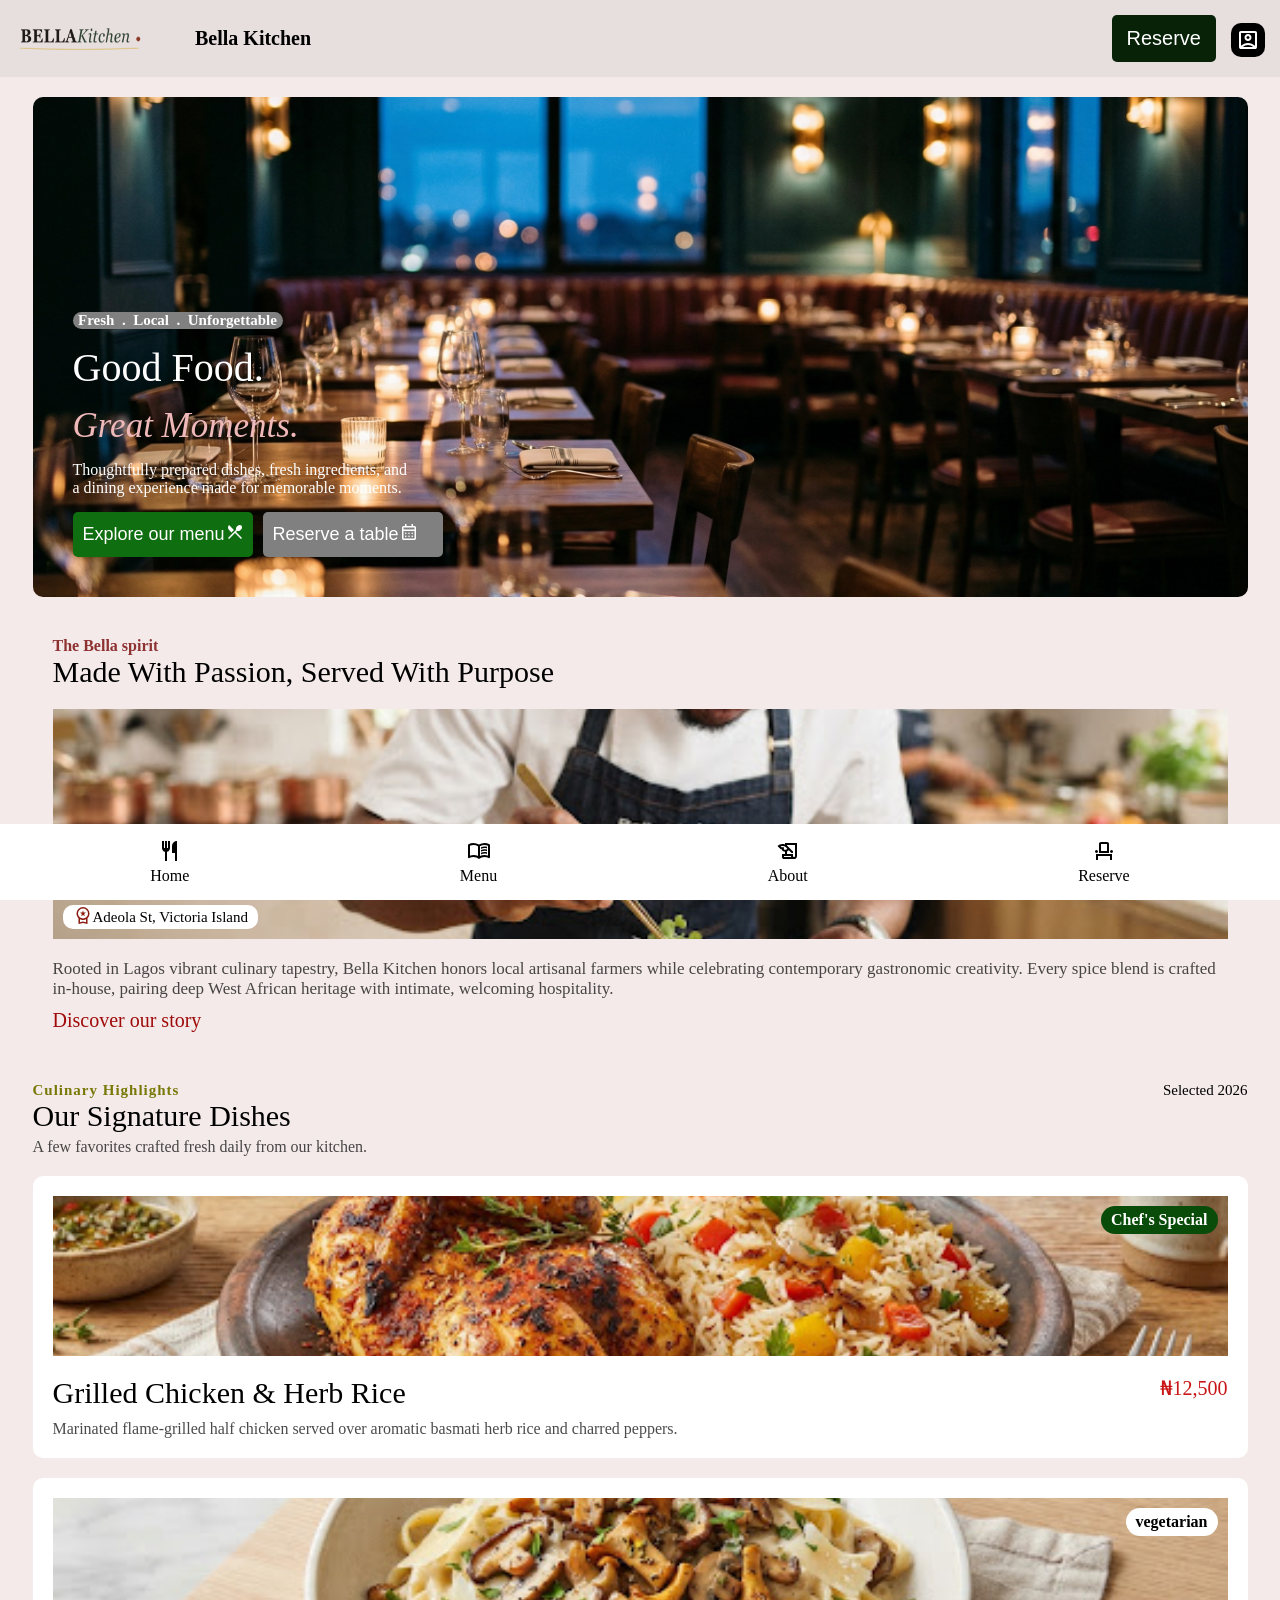
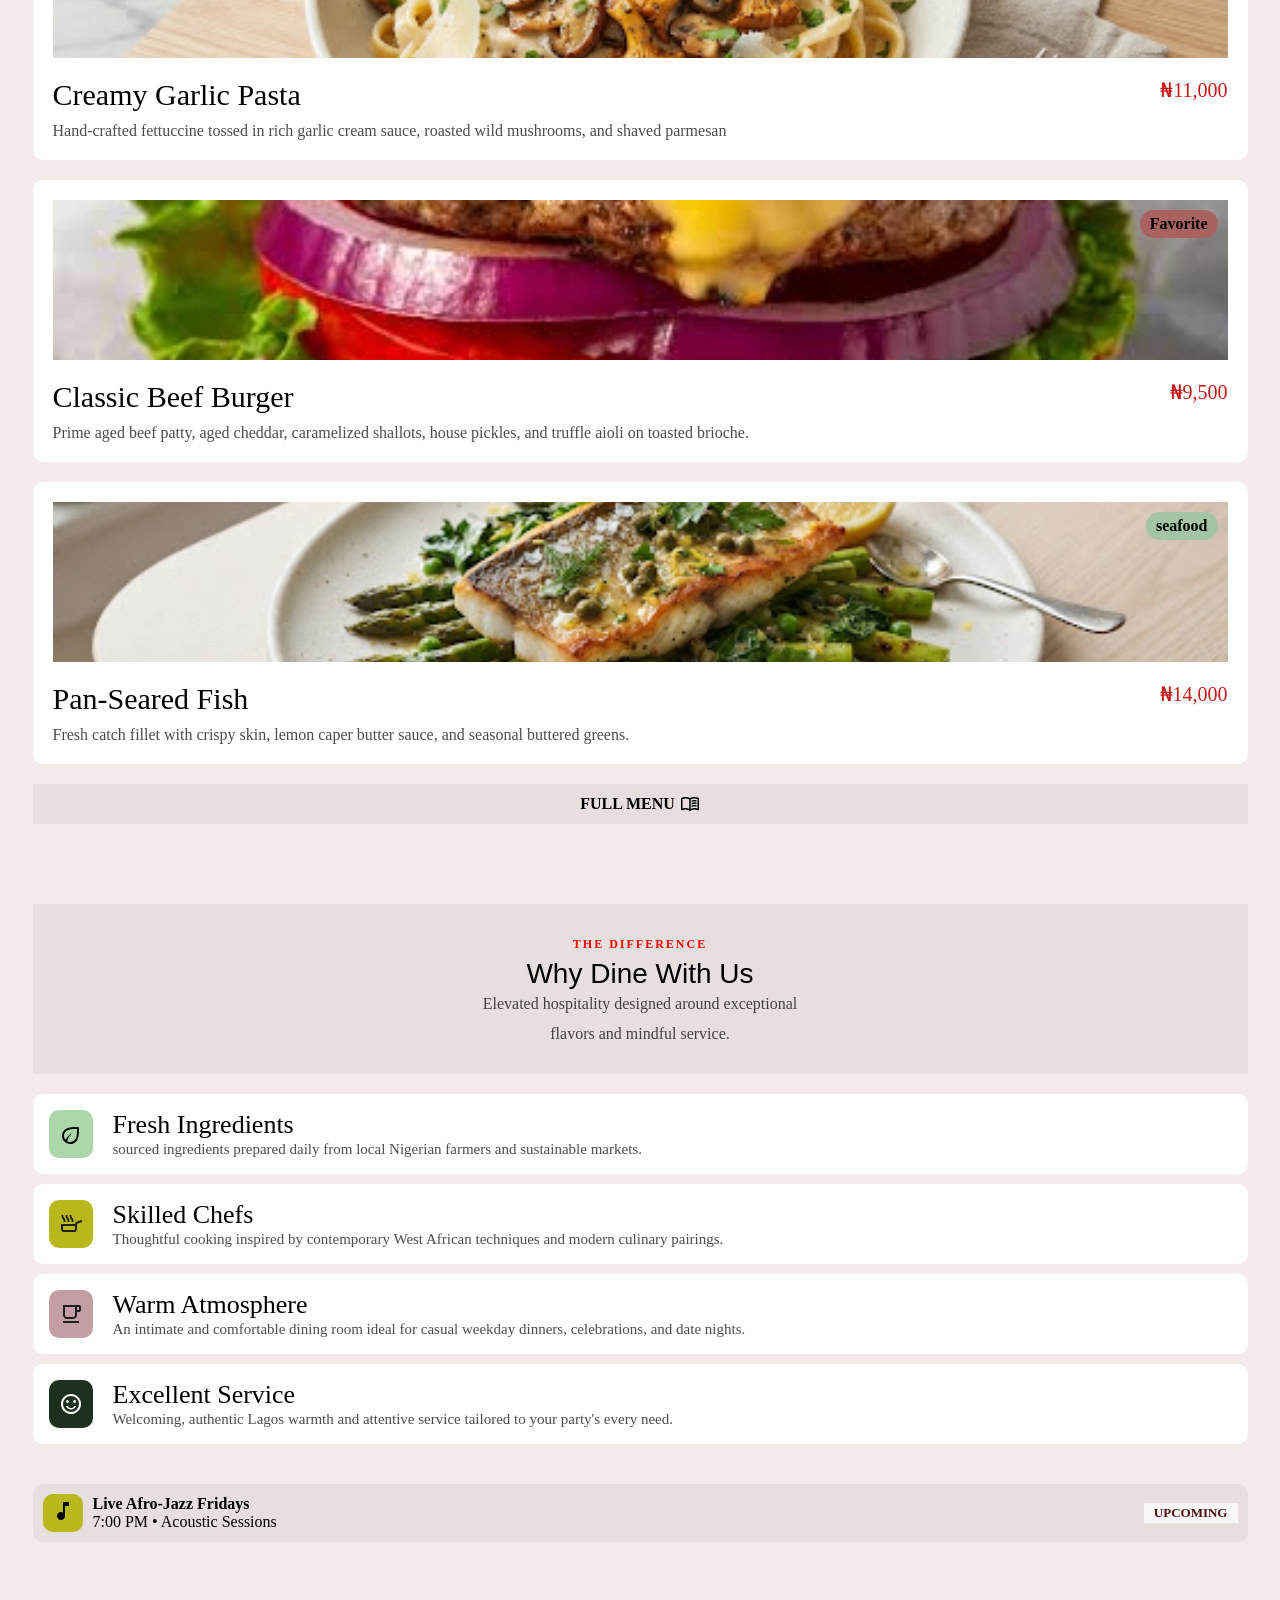
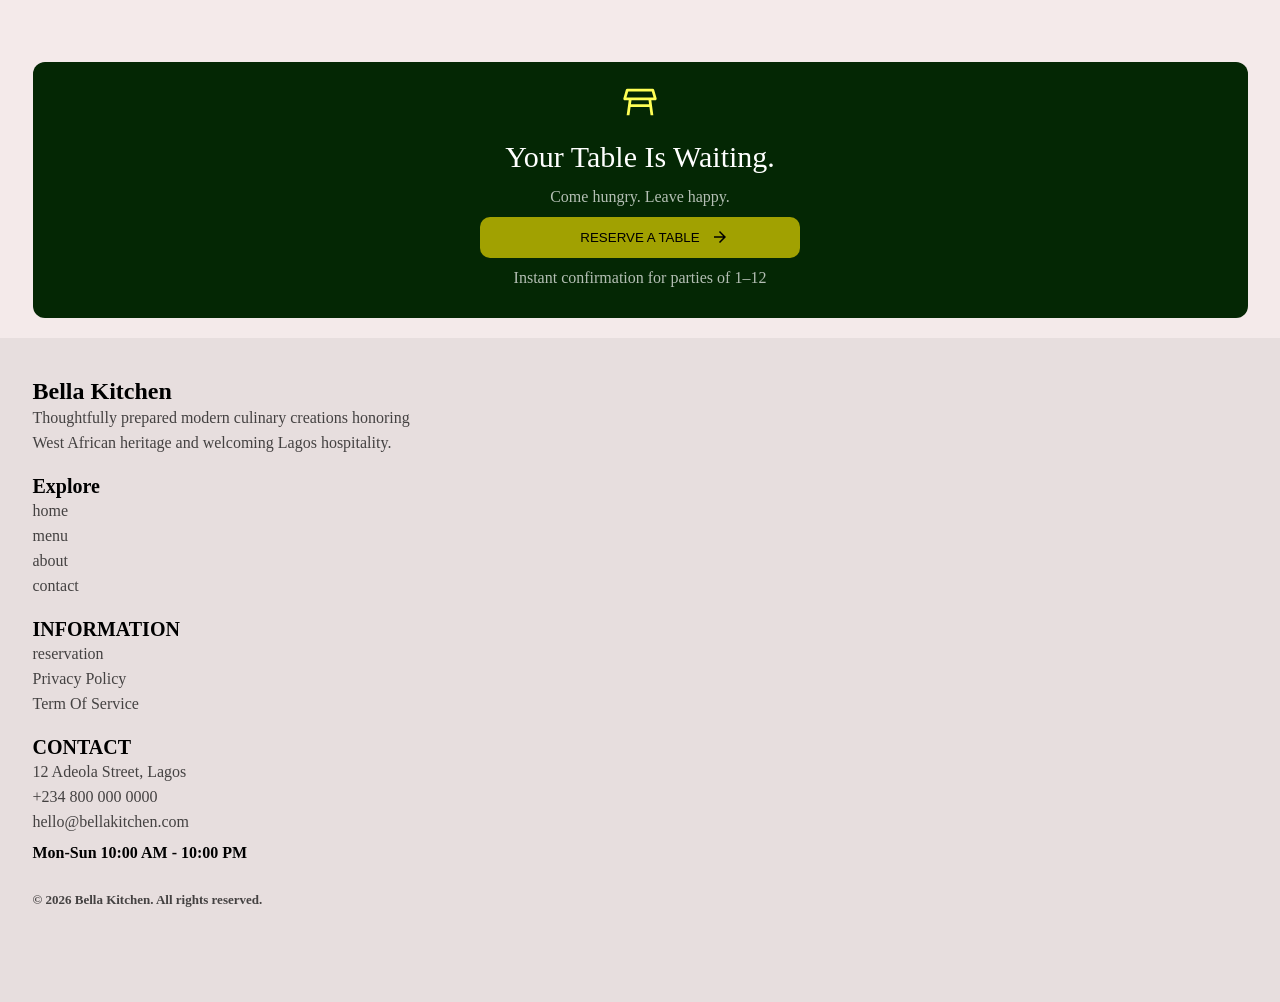
<file: index.html>
<!DOCTYPE html>
<html lang="en">
<head>
    <meta charset="UTF-8">
    <meta name="viewport" content="width=device-width, initial-scale=1.0">
    <title>BELLA</title>
    <link rel="stylesheet" href="index.css">
</head>
<body>
    <header class="page-header">
        <div class="announcement-container">
            <div  class="announcement-container-left">
                <div class="bella-logo">
                    <img src="asset/LOGO.png">
                </div>
                <div class="bella-kitchen-button">
                    Bella Kitchen
                </div>
            </div>
            <div class="announcement-container-right">
                <button><a href="reserve.html">Reserve</a></button>
                <span class="span-img">
                    <a href="form.html"><img src="asset/hyhy.svg"></a>
                </span>
            </div>
        </div>
    </header>
    <nav>
        <ul>
            <div>
                <a href="index.html"><img src="asset/restaurant_30dp_000000_FILL0_wght400_GRAD0_opsz24.svg">
                <li>Home</li></a>
            </div>
            <div>
                <a href="menu.html"><img src="asset/hsss.svg">
                <li>Menu</li></a>
            </div>
            <div>
                <a href="about.html"><img src="asset/history_edu_30dp_000000_FILL0_wght400_GRAD0_opsz24.svg">
                <li>About</li></a>
            </div>
            <div>
                <a href="reserve.html"><img src="asset/event_seat_30dp_000000_FILL0_wght400_GRAD0_opsz24.svg">
                <li>Reserve</li></a>
            </div>
        </ul>
    </nav>
    <section>
        <div class="first-image">
            <div class="first-image-words">
                <p class="first-image-text">
                    Fresh &nbsp;. &nbsp;Local &nbsp;. &nbsp;Unforgettable
                </p>
                <p class="good-food">
                    Good Food.
                </p>
                <p class="great-moment">
                    <i>Great Moments.</i>
                </p>
                <p>
                    Thoughtfully prepared dishes, fresh 
                    ingredients, and<br> a dining experience made for memorable moments.
                </p>
                <div class="menu-table">
                    <button class="menu-btn">
                        <a href="menu.html" >Explore our menu <span><img src="asset/local_dining_19dp_FFFFFF_FILL0_wght400_GRAD0_opsz20.svg"></span></a>
                    </button>
                    <button class="reserve-btn">
                        <a href="reserve.html">Reserve a table <span><img src="asset/calendar_month_19dp_FFFFFF_FILL0_wght400_GRAD0_opsz20.svg"></span></a>
                    </button>
                </div>
            </div>
        </div>
        <div class="first-background">
            <div class="second-image-section">
                <div class="the-bella-spirit">The Bella spirit</div>
                <div class="made-with-passion">Made With Passion, Served With Purpose</div>
                <div class="second-image">
                    <div>
                        <span><img src="asset/workspace_premium_19dp_8B1A10_FILL0_wght400_GRAD0_opsz20.svg" alt=""></span>
                        <p>Adeola St, Victoria Island</p>
                    </div>
                </div>
                <div class="second-image-bottom">
                    <div class="second-image-first-bottom">
                        Rooted in Lagos vibrant culinary tapestry,
                        Bella Kitchen honors local artisanal farmers while celebrating contemporary gastronomic creativity. Every spice blend is crafted in-house, pairing deep West African 
                        heritage with intimate, welcoming hospitality.
                    </div>
                    <p>
                        Discover our story
                    </p>
                </div>
            </div>
        </div>    
        <div class="second-image-section-bottom">
            <div class="second-image-section-bottom-row">
                <div class="second-image-section-bottom-row-left">Culinary Highlights</div>
                <div class="second-image-section-bottom-row-right">Selected 2026</div>
            </div>
            <div class="our-signature">
                 Our Signature Dishes
            </div>
            <div class="our-signature-bottom">
                A few favorites crafted fresh daily from our kitchen.
            </div>
        </div>
        <div class="third-image-section">
            <div class="herb-rice">
                <div class="chef-special">
                    Chef's Special
                </div>
            </div>
            <div class="third-image-section-bottom">
                <div class="third-image-bottom">
                    <div class="third-image-bottom-left">
                        Grilled Chicken & Herb Rice
                    </div>
                    <div class="third-image-bottom-right">
                        ₦12,500
                    </div>
                </div>
                <p> Marinated flame-grilled half chicken served over
                    aromatic basmati herb rice and charred peppers.
                </p>
            </div>        
        </div>
        <div class="third-image-section">
                <div class="pasta">
                    <div class="vegetarian">
                        vegetarian
                    </div>
                </div>
                <div class="third-image-section-bottom">
                    <div class="third-image-bottom">
                        <div class="third-image-bottom-left">
                            Creamy Garlic Pasta
                        </div>
                        <div class="third-image-bottom-right">
                            ₦11,000
                        </div>
                    </div>
                    <p>
                        Hand-crafted fettuccine tossed in rich garlic cream sauce,
                        roasted wild mushrooms, and shaved parmesan
                    </p>
                </div>
        </div>    
        <div class="third-image-section">
                <div class="pan-seared">
                    <div class="favorite">
                        Favorite
                    </div>
                </div>
                <div class="third-image-section-bottom">
                    <div class="third-image-bottom">
                        <div class="third-image-bottom-left">
                            Classic Beef Burger
                        </div>
                        <div class="third-image-bottom-right">
                            ₦9,500
                        </div>
                    </div>
                    <p>
                        Prime aged beef patty, aged cheddar, caramelized shallots, house
                        pickles, and truffle aioli on toasted brioche.
                    </p>
                </div>
        </div>    
        <div class="third-image-section">
            <div class="classic-beaf">
                <div class="seafood">
                    seafood
                </div> 
            </div>
            <div class="third-image-section-bottom">
                <div class="third-image-bottom">
                    <div class="third-image-bottom-left">
                        Pan-Seared Fish
                    </div>
                    <div class="third-image-bottom-right">
                        ₦14,000
                    </div>
                </div>
                <p>
                    Fresh catch fillet with crispy skin, lemon 
                    caper butter sauce, and seasonal buttered greens.
                </p>
            </div>
        </div>
        <div class="menu-button">
            <a href="menu.html"><div>
                 FULL MENU
                <img src="asset/menu_book_19dp_000000_FILL0_wght400_GRAD0_opsz20.svg">
            </div></a>
        </div>  
        <div class="the-difference">
            <p class="first">THE DIFFERENCE</p>
            <p class="second">Why Dine With Us</p>
            <p class="third">Elevated hospitality designed around exceptional <br>flavors and mindful service.</p>
        </div>
        <div class="first-grid">
            <div class="grid-flex">
                <div class="grid-image">
                <img src="asset/eco_27dp_000000_FILL0_wght400_GRAD0_opsz24.svg">
                </div>
                <p><span class="fresh">Fresh Ingredients</span><br>
                    <spanc class="second-span"> sourced ingredients prepared daily from
                        local Nigerian farmers and sustainable markets.
                    </span>
                </p>
            </div>
            <div class="grid-flex">
                <div class="grid-image-2">
                <img src="asset/skillet_28dp_1F1F1F_FILL0_wght400_GRAD0_opsz24.svg">
                </div>
                <p><span class="fresh">Skilled Chefs</span><br>
                    <span class="second-span"> Thoughtful cooking inspired by contemporary West
                         African techniques and modern culinary pairings.
                    </span>
                </p>
            </div>
            <div class="grid-flex">
                <div class="grid-image-3">
                <img src="asset/local_cafe_28dp_1F1F1F_FILL0_wght400_GRAD0_opsz24.svg">
                </div>
                <p><span class="fresh">Warm Atmosphere</span><br>
                    <span class="second-span"> An intimate and comfortable dining room ideal for casual
                         weekday dinners, celebrations, and date nights.
                    </span>
                </p>
            </div>
            <div class="grid-flex">
                <div class="grid-image-4">
                    <img src="asset/sentiment_satisfied_28dp_FFFFFF_FILL0_wght400_GRAD0_opsz24.svg">
                </div>
                <p><span class="fresh">Excellent Service</span><br>
                    <span class="second-span"> Welcoming, authentic Lagos warmth and attentive 
                        service tailored to your party's every need.
                    </span>
                </p>
            </div>
        </div>
        <div class="live-apro">
            <div>
                <div class="music-tag">
                    <div class="music-logo"><img src="asset/music_note_28dp_000000_FILL0_wght400_GRAD0_opsz24.svg"></div>
                    <span><b>Live Afro-Jazz Fridays</b> <br>7:00 PM • Acoustic Sessions</span>
                </div>
            </div>
            <div class="upcoming">UPCOMING</div>
        </div>
        <div class="second-reserve">
            <div>
                <img src="asset/gagaga.svg" alt="">
            </div>
            <div class="your-table">
                Your Table Is Waiting.
            </div>
            <div class="come-hungry">
                Come hungry. Leave happy.
            </div>
            <button class="arrow">
               <a href="reserve.html" >RESERVE A TABLE<span><img src="asset/arrow_forward_21dp_000000_FILL0_wght400_GRAD0_opsz20.svg"></span></a>
            </button>
            <div class="instant">
                Instant confirmation for parties of 1–12
            </div>
        </div>
    </section>
    <footer>
        <div class="page-footer">
            <div class="footer-top">
                <h2>Bella Kitchen</h2>
                <p>Thoughtfully prepared modern culinary creations honoring<br>
                     West African heritage and welcoming Lagos hospitality.</p>
            </div>
            <div class="footer-top">
                <div class="footer-heads">Explore</div>
                <p>home</p>
                <p>menu</p>
                <p>about</p>
                <p>contact</p>
            </div>
            <div class="footer-top">
                <div class="footer-heads">INFORMATION</div>
                <p>reservation</p>
                <p>Privacy Policy</p>
                <p>Term Of Service</p>
            </div>
            <div class="footer-top">
                <div class="footer-heads">CONTACT</div>
                <p>12 Adeola Street, Lagos</p>
                <p>+234 800 000 0000</p>
                <p>hello@bellakitchen.com</p>
                <div class="date">Mon-Sun 10:00 AM - 10:00 PM</div>
                <p class="reference">© 2026 Bella Kitchen. All rights reserved.</p>
            </div>
        </div>
    </footer>
</body>
</html>
</file>
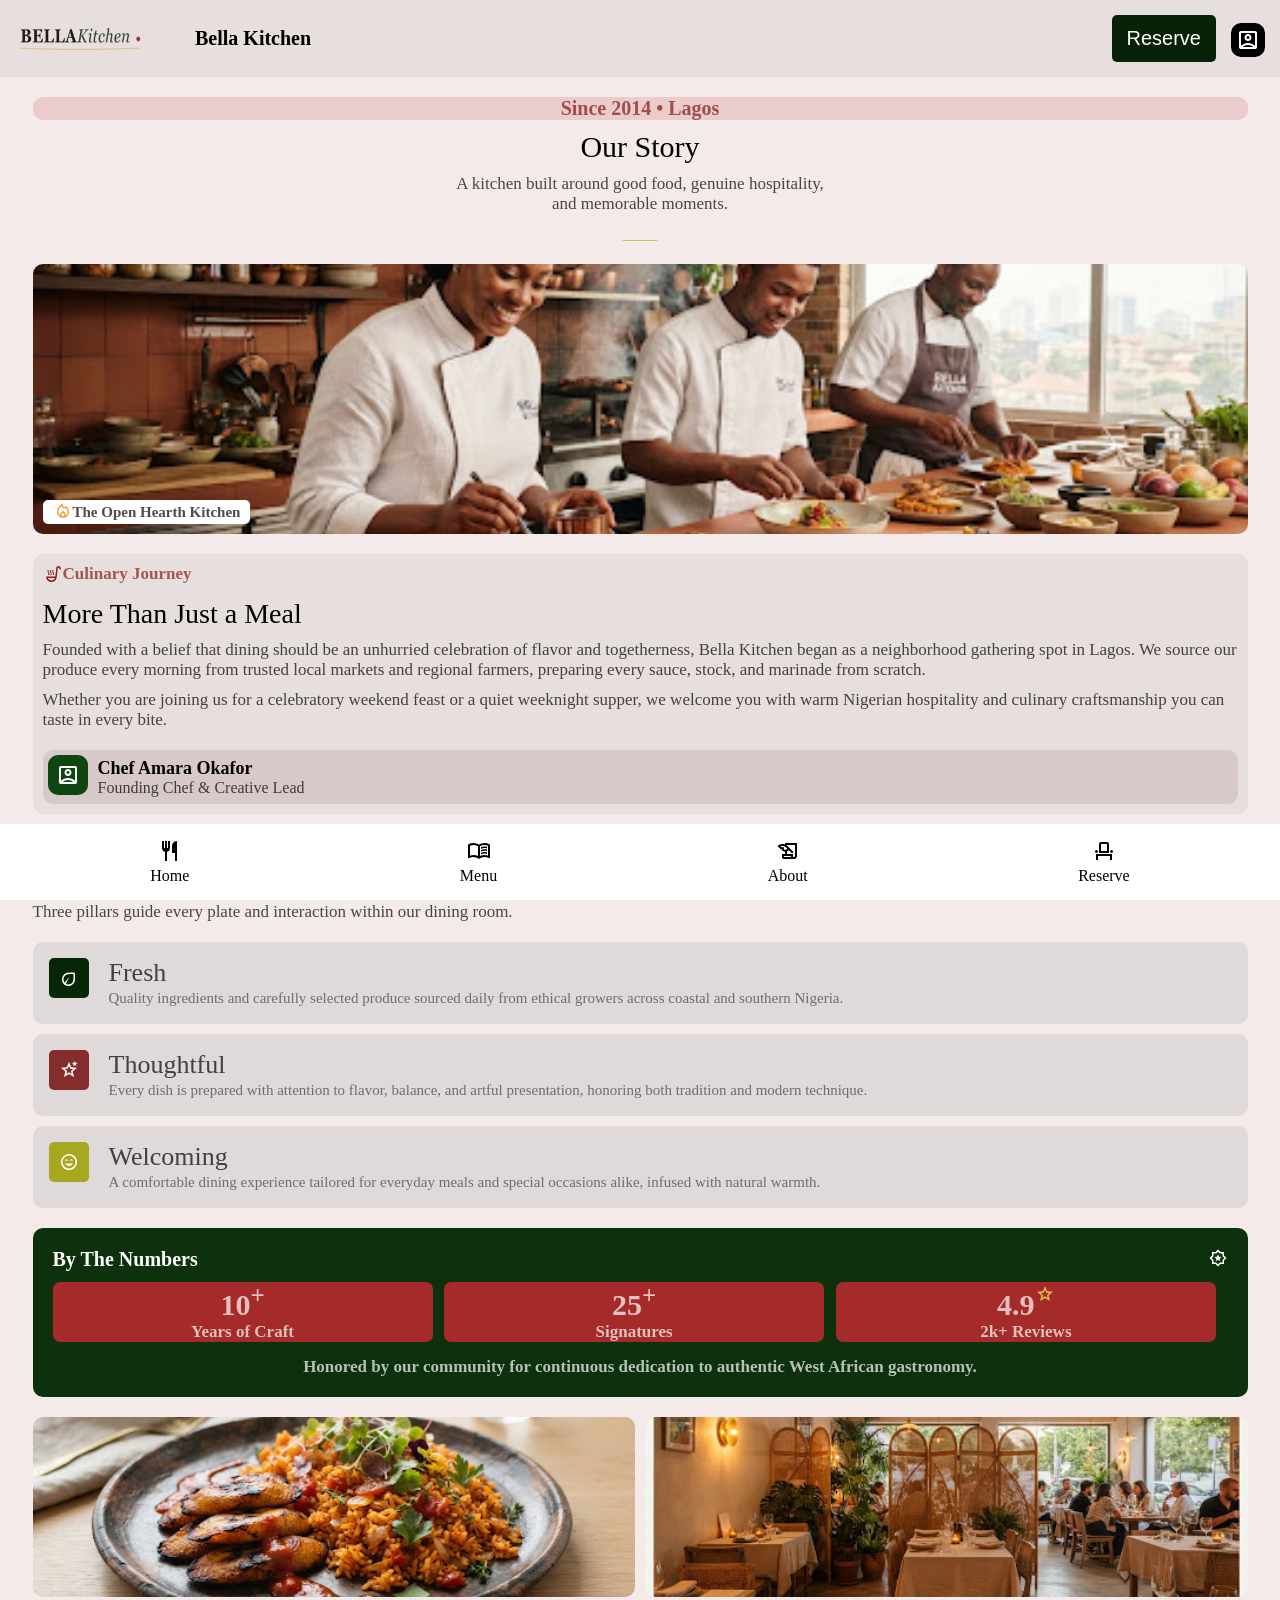
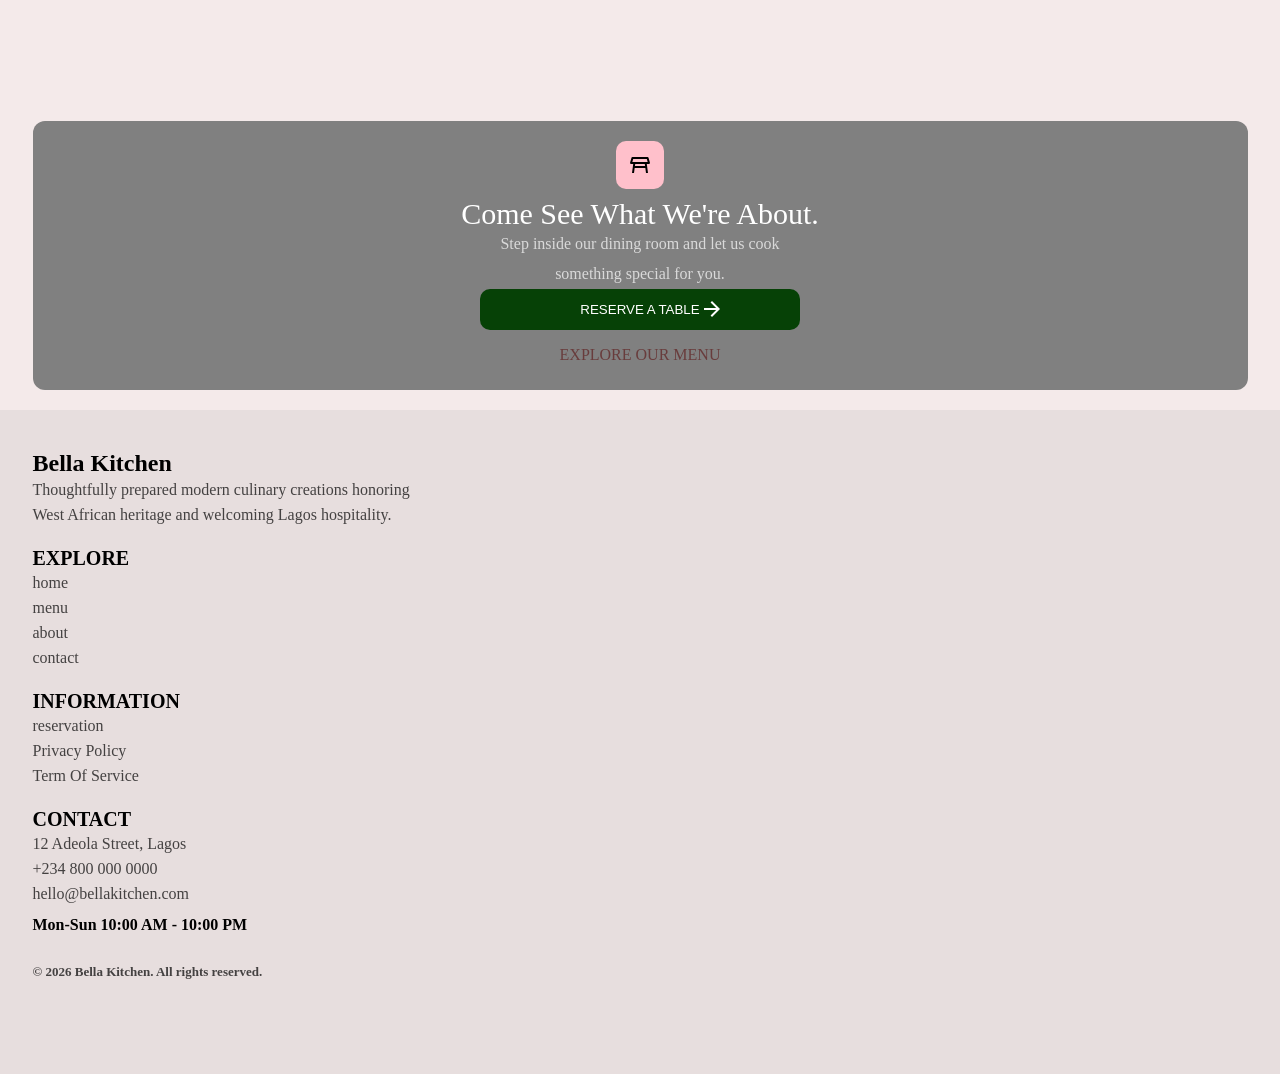
<file: about.html>
<!DOCTYPE html>
<html lang="en">
<head>
    <meta charset="UTF-8">
    <meta name="viewport" content="width=device-width, initial-scale=1.0">
    <title>ABOUT</title>
    <link rel="stylesheet" href="about.css">
</head>
<body>
    <header class="page-header">
        <div class="announcement-container">
            <div  class="announcement-container-left">
                <div class="bella-logo">
                    <img src="asset/LOGO.png">
                </div>
                <div class="bella-kitchen-button">
                    Bella Kitchen
                </div>
            </div>
            <div class="announcement-container-right">
                <button><a href="reserve.html">Reserve</a></button>
                <span class="span-img">
                    <img src="asset/hyhy.svg">
                </span>
            </div>
        </div>
    </header>
    <nav>
        <ul>
            <div>
                <a href="index.html"><img src="asset/restaurant_30dp_000000_FILL0_wght400_GRAD0_opsz24.svg">
                <li>Home</li></a>
            </div>
            <div>
                <a href="menu.html"><img src="asset/hsss.svg">
                <li>Menu</li></a>
            </div>
            <div>
                <a href="about.html"><img src="asset/history_edu_30dp_000000_FILL0_wght400_GRAD0_opsz24.svg">
                <li>About</li></a>
            </div>
            <div>
                <a href="reserve.html"><img src="asset/event_seat_30dp_000000_FILL0_wght400_GRAD0_opsz24.svg">
                <li>Reserve</li></a>
            </div>
        </ul>
    </nav>
    <section class="page-section">
        <div class="header-bottom">
            <div class="header-bottom-date">
                Since 2014 • Lagos
            </div>
            <div class="our-story">
                Our Story
            </div>
            <p>A kitchen built around good food, genuine hospitality,<br>
                 and memorable moments.
            </p>
            <p class="line">
                 ____
            </p>
        </div>
        <div class="first-image">
            <div class="sub-first-image">
                <span><img src="asset/local_fire_department_20dp_F19E39_FILL0_wght400_GRAD0_opsz20.svg" alt=""></span>
                <p>The Open Hearth Kitchen</p>
            </div>
        </div>
        <div class="more-than-container">
            <div class="culinary-flex">
                <span><img src="asset/soup_kitchen_21dp_8B1A10_FILL0_wght400_GRAD0_opsz20.svg" alt=""></span>
                <p>Culinary Journey</p>
            </div>
            <div class="more-than-word">
                More Than Just a Meal
            </div>
            <p class="p-top">
                Founded with a belief that dining should be an unhurried celebration
                of flavor and togetherness, Bella Kitchen began as a neighborhood gathering
                spot in Lagos. We source our produce every morning 
                from trusted local markets and regional farmers, preparing
                every sauce, stock, and marinade from scratch.
            </p>
            <p class="p-top">
                Whether you are joining us for a celebratory weekend feast or a quiet weeknight supper, we welcome you with warm Nigerian hospitality and
                culinary craftsmanship you can taste in every bite.
            </p>
            <div class="chef-okara-div-container">
                <div><img src="asset/hyhy.svg" alt=""></div>
                <div>
                    <div class="chef-word">Chef Amara Okafor</div>
                    <p>Founding Chef & Creative Lead</p>
                </div>
            </div>
        </div>
        <div class="our-philosophy">
            <div class="culinary-flex">
                Principles We Live By
            </div>
            <div class="our-philosophy-word">
                Our Philosophy
            </div>
            <p>
                Three pillars guide every plate and interaction within our dining room.
            </p>
        </div> 
        <div class="first-grid">
            <div class="grid-flex">
                <div class="grid-image">
                <img src="asset/freesssssss.svg">
                </div>
                <p><span class="fresh">Fresh</span><br>
                    <span class="second-span"> Quality ingredients and carefully selected produce sourced daily from
                         ethical growers across coastal and southern Nigeria.
                    </span>
                </p>
            </div>
            <div class="grid-flex">
                <div class="grid-image-2">
                <img src="asset/stars_2_21dp_FFFFFF_FILL0_wght400_GRAD0_opsz20.svg">
                </div>
                <p><span class="fresh">Thoughtful</span><br>
                    <span class="second-span">Every dish is prepared with attention to flavor, balance, and artful
                         presentation, honoring both tradition and modern technique.
                    </span>
                </p>
            </div>
            <div class="grid-flex">
                <div class="grid-image-3">
                <img src="asset/sentiment_very_satisfied_21dp_FFFFFF_FILL0_wght400_GRAD0_opsz20.svg">
                </div>
                <p><span class="fresh">Welcoming</span><br>
                    <span class="second-span"> A comfortable dining experience tailored for everyday meals
                         and special occasions alike, infused with natural warmth.
                    </span>
                </p>
            </div>
        </div>  
        <div class="rating-card"> 
            <div class="rating-card-top">
                <div class="rating-card-top-left">
                    By The Numbers
                </div>
                <div>
                    <img src="asset/award_star_21dp_FFFFFF_FILL0_wght400_GRAD0_opsz20.svg">
                </div>
            </div>
            <div class="rating-flex">
                <div class="rating-card-grid">
                    <div class="ten-card">
                        <p class="card-top">10<sup>+</sup></p>
                        <p>Years of Craft</p>
                    </div>
                </div>
                <div class="rating-card-grid">
                    <div class="ten-card">
                        <p class="card-top">25<sup>+</sup></p>
                        <p>Signatures</p>
                    </div>
                </div>
                <div class="rating-card-grid">
                    <div class="ten-card">
                        <p class="card-top">4.9<sup><img src="asset/suppstar.svg" alt=""></sup></p>
                        <p>2k+ Reviews</p>
                    </div>
                </div>
            </div>
            <p class="rating-card-bottom">
                Honored by our community for continuous dedication to authentic West African gastronomy.
            </p>
        </div> 
        <div class="image-grid">
            <div><img src="asset/aaarrr.jpg"></div>
            <div><img src="asset/aaaab.jpg"></div>
        </div>
        <div class="second-reserve">
            <div>
                <img class="reserve-background" src="asset/aaaresrve-tabel.svg" alt="">
            </div>
            <div class="your-table">
                Come See What We're About.
            </div>
            <div class="come-hungry">
                Step inside our dining room and let us cook<br>
                something special for you.
            </div>
            <button class="arrow">
               <a href="reserve.html" >RESERVE A TABLE<span><img src="asset/arrowforwordddd.svg"></span></a>
            </button>
            <div class="instant">
                <a href="menu.html">EXPLORE OUR MENU</a>
            </div>
        </div>
    </section>
    <footer>
        <div class="page-footer">
            <div class="footer-top">
                <h2>Bella Kitchen</h2>
                <p>Thoughtfully prepared modern culinary creations honoring<br>
                     West African heritage and welcoming Lagos hospitality.</p>
            </div>
            <div class="footer-top">
                <div class="footer-heads">EXPLORE</div>
                <p>home</p>
                <p>menu</p>
                <p>about</p>
                <p>contact</p>
            </div>
            <div class="footer-top">
                <div class="footer-heads">INFORMATION</div>
                <p>reservation</p>
                <p>Privacy Policy</p>
                <p>Term Of Service</p>
            </div>
            <div class="footer-top">
                <div class="footer-heads">CONTACT</div>
                <p>12 Adeola Street, Lagos</p>
                <p>+234 800 000 0000</p>
                <p>hello@bellakitchen.com</p>
                <div class="date">Mon-Sun 10:00 AM - 10:00 PM</div>
                <p class="reference">© 2026 Bella Kitchen. All rights reserved.</p>
            </div>
        </div>
    </footer>
</body>
</html>
</file>
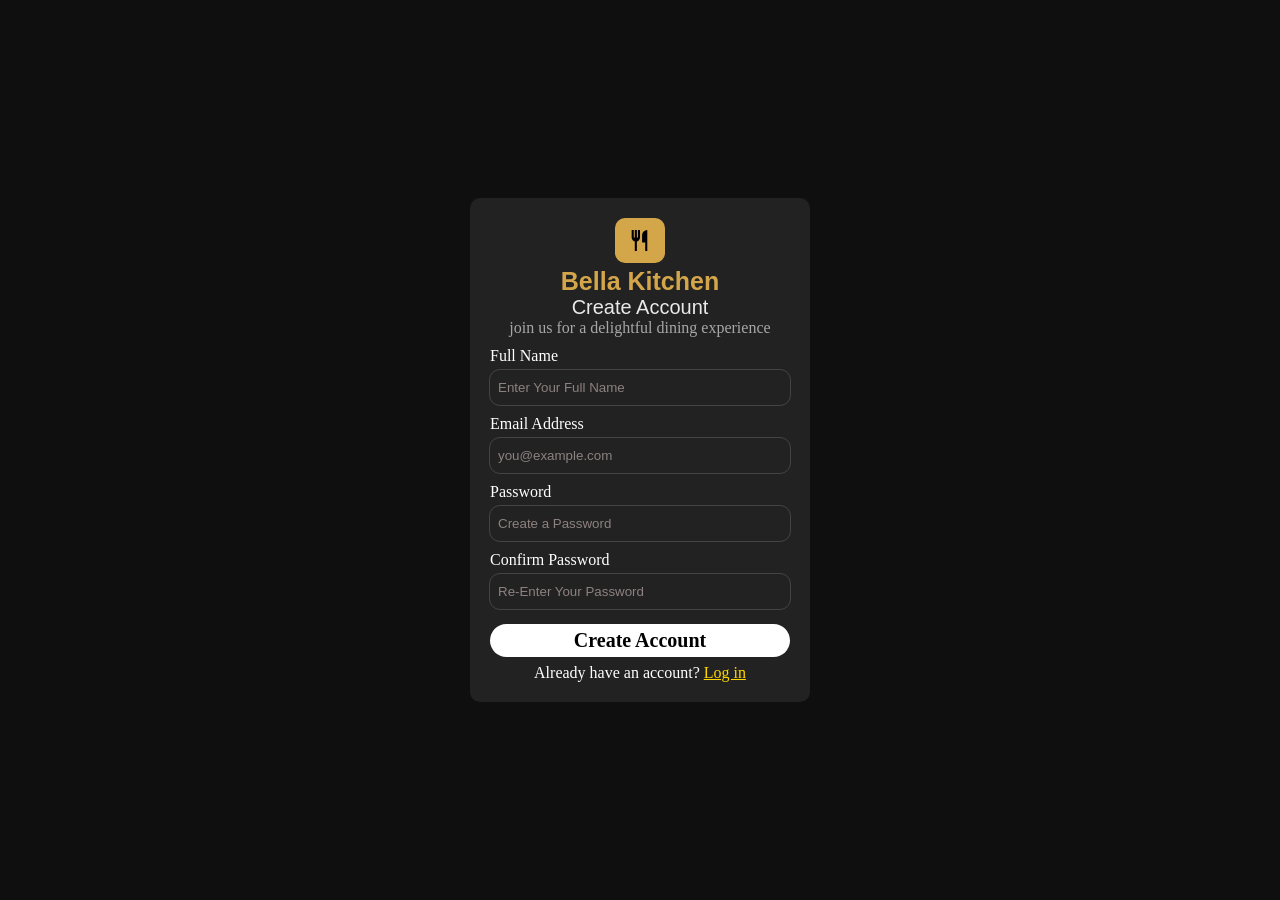
<file: form.html>
<!DOCTYPE html>
<html lang="en">
<head>
    <meta charset="UTF-8">
    <meta name="viewport" content="width=device-width, initial-scale=1.0">
    <title>Document</title>
    <link rel="stylesheet" href="from.css">
</head>
<body>
    <div class="form-container">
        <div class="center">
            <img src="asset/formforkk.svg" alt="">
            <div class="kitchen">Bella Kitchen</div>
            <div class="create">Create Account</div >
            <p>join us for a delightful dining experience</p>
        </div>
        <form>
            <label for="fullname"> Full Name</label><br>
            <input type="text" id="fullname" placeholder="Enter Your Full Name" required><br>

            <label for="Email"> Email Address</label><br>
            <input type="email" id="Email" placeholder="you@example.com" required><br>

            <label for="password"> Password</label><br>
            <input type="password" id="password" placeholder="Create a Password" required><br>

            <label for="password"> Confirm Password</label><br>
            <input type="password" id="password" placeholder="Re-Enter Your Password" required><br>
            <div class="account">
                <a href="index.html">Create Account</a>
            </div>
        </form>
        <div class="login">
            Already have an account? <a href="">Log in</a>
        </div>
    </div>
</body>
</html>
</file>
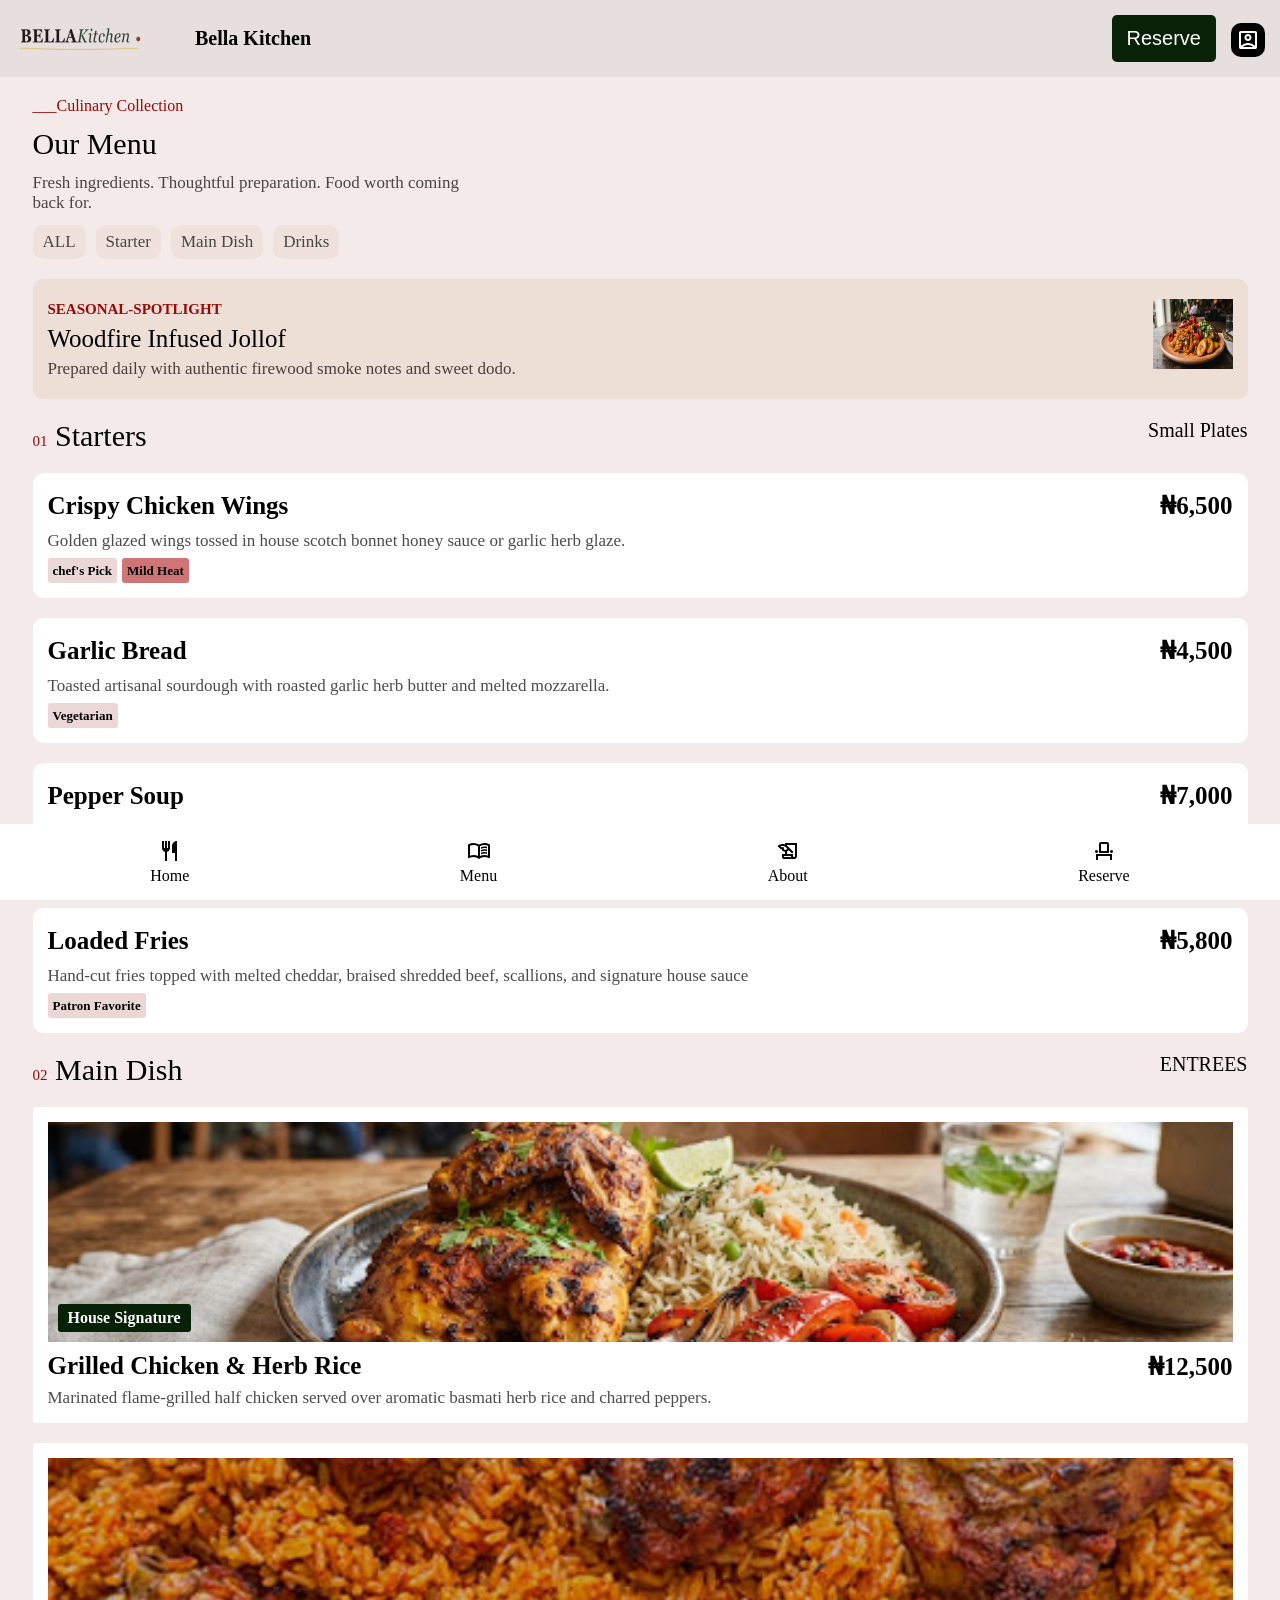
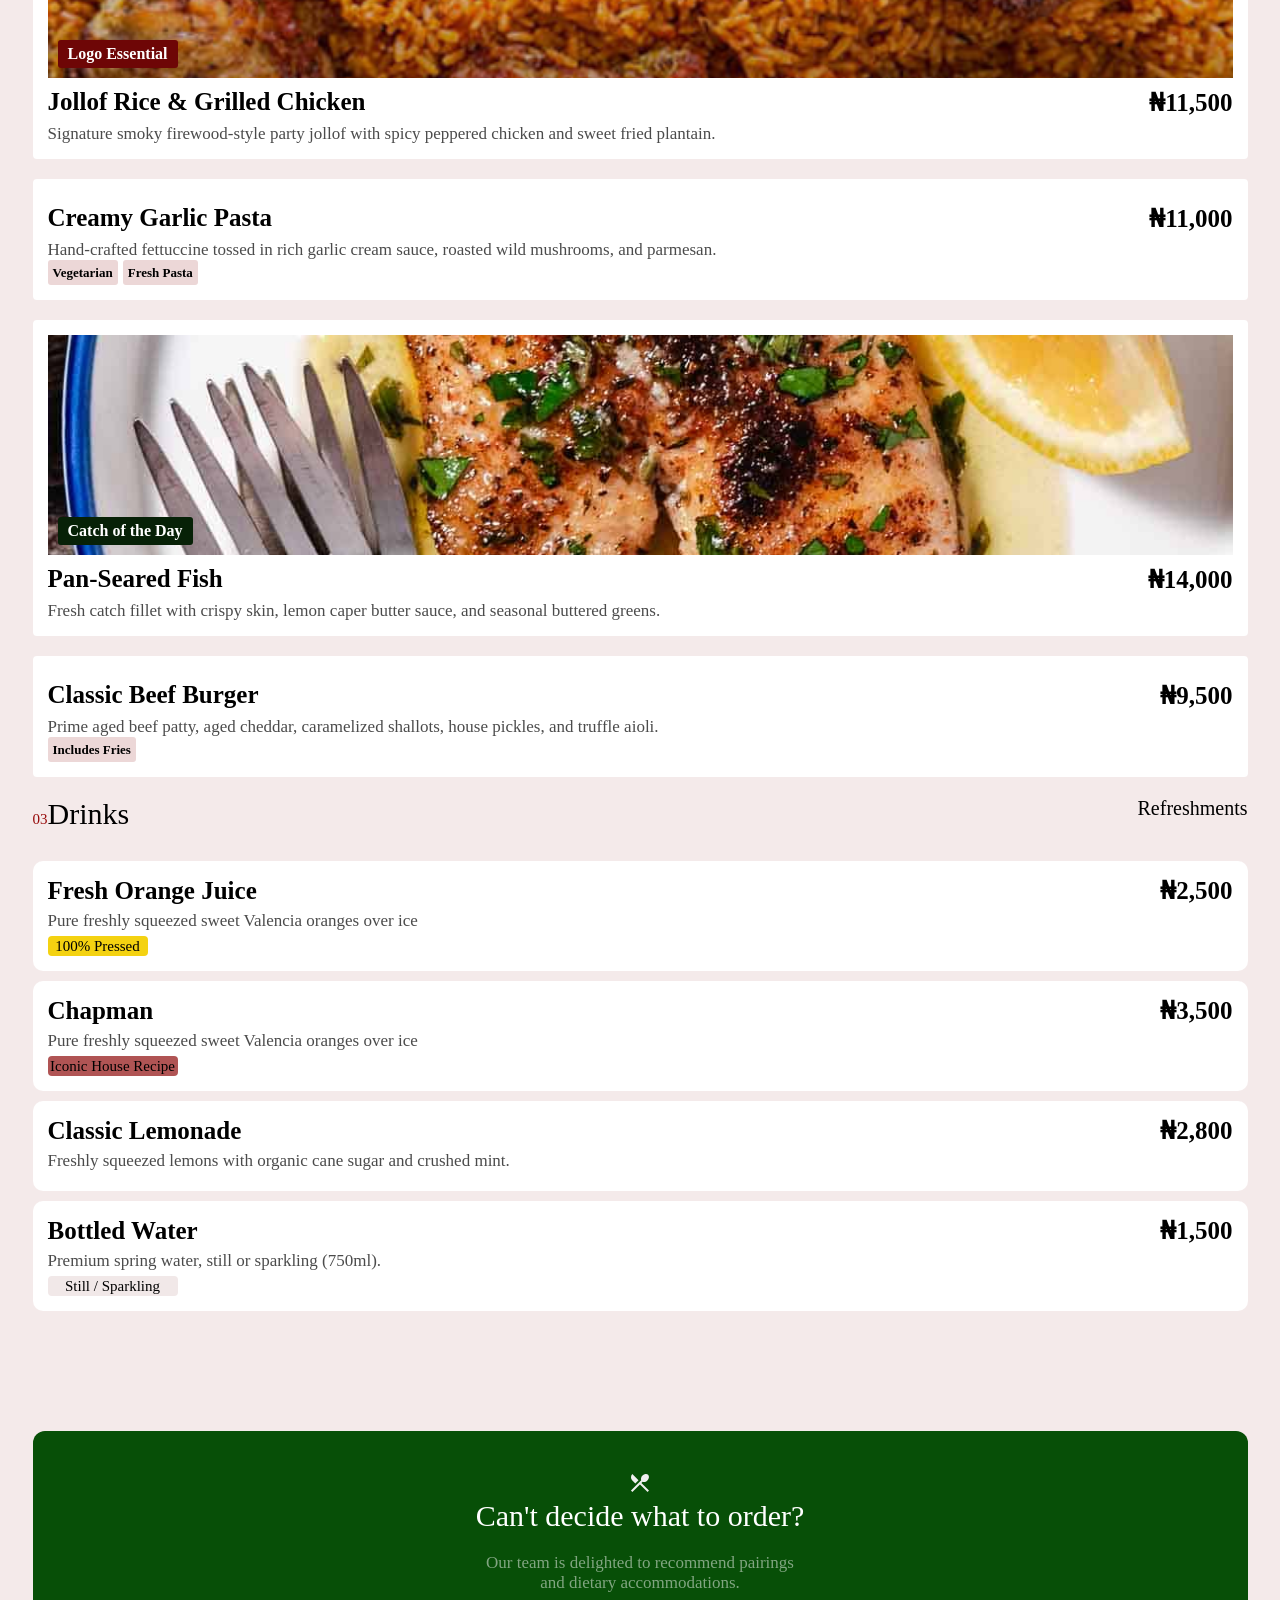
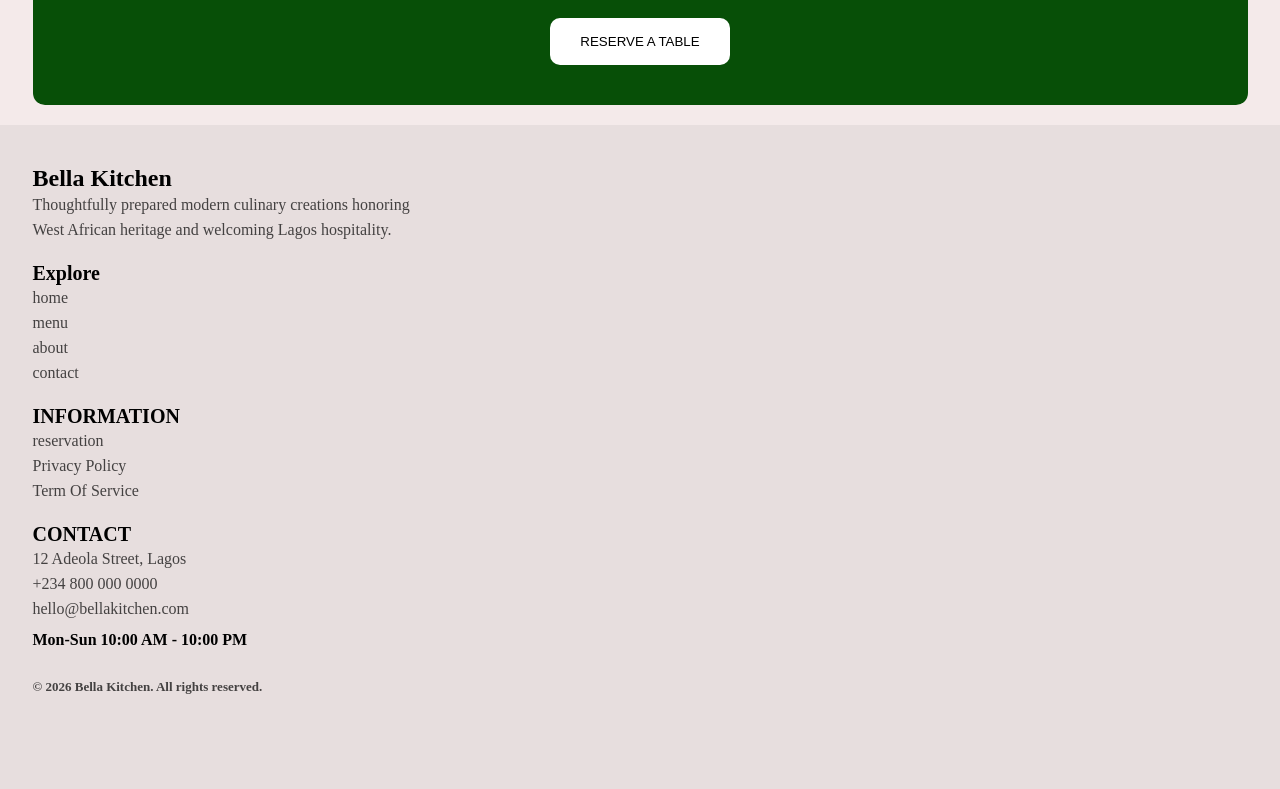
<file: menu.html>
<!DOCTYPE html>
<html lang="en">
<head>
    <meta charset="UTF-8">
    <meta name="viewport" content="width=device-width, initial-scale=1.0">
    <title>MENU</title>
    <link rel="stylesheet" href="menu.css">
</head>
<body>
    <header class="page-header">
        <nav>
            <ul>
                <div>
                    <a href="index.html"><img src="asset/restaurant_30dp_000000_FILL0_wght400_GRAD0_opsz24.svg">
                    <li>Home</li></a>
                </div>
                <div>
                    <a href="menu.html"><img src="asset/hsss.svg">
                    <li>Menu</li></a>
                </div>
                <div>
                    <a href="about.html"><img src="asset/history_edu_30dp_000000_FILL0_wght400_GRAD0_opsz24.svg">
                    <li>About</li></a>
                </div>
                <div>
                    <a href="reserve.html"><img src="asset/event_seat_30dp_000000_FILL0_wght400_GRAD0_opsz24.svg">
                    <li>Reserve</li></a>
                </div>
            </ul>
        </nav>
        <div class="announcement-container">
            <div  class="announcement-container-left">
                <div class="bella-logo">
                    <img src="asset/LOGO.png">
                </div>
                <div class="bella-kitchen-button">
                    Bella Kitchen
                </div>
            </div>
            <div class="announcement-container-right">
                <a href="reserve.html"><button>Reserve</button></a>
                <span>
                    <img src="asset/hyhy.svg">
                </span>
            </div>
        </div>
    </header>
    <section class="page-section">
        <div class="header-bottom">
            <div class="culinary">
                ___Culinary Collection
            </div>
            <div class="header-menu">
                Our Menu
            </div>
            <p>
                Fresh ingredients. Thoughtful preparation. Food worth coming<br> back for.
            </p>
            <div class="menu-list">
                <p><a href="#">ALL</a></p>
                <p><a href="#">Starter</a></p>
                <p><a href="#">Main Dish</a></p>
                <p><a href="#">Drinks</a></p>
            </div>
        </div>
        <div class="first-image-flex">
            <div>
                <div class="seasonal">SEASONAL-SPOTLIGHT</div>
                <div class="woodfire">Woodfire Infused Jollof</div>
                <p>Prepared daily with authentic firewood smoke notes and sweet dodo.</p>
            </div>
            <div>
                <img src="asset/jollof.jpg">
            </div>
        </div>
        <div class="starters">
            <div class="start">
                <span>01</span> Starters
            </div>
            <div  class="starter-div">
                Small Plates
            </div>
        </div>
        <div class="chripsy-chicken">
            <div class="chripsy-flex">
                <div>Crispy Chicken Wings</div>
                <div>₦6,500</div>
            </div>
            <p>
                Golden glazed wings tossed in
                 house scotch bonnet honey sauce or garlic herb glaze.
            </p>
            <div class="mild-chef">
                <div class="chef-pick">chef's Pick</div>
                <div class="mild-heat">Mild Heat</div>
            </div>
        </div>
        <div class="chripsy-chicken">
            <div class="chripsy-flex">
                <div>Garlic Bread</div>
                <div>₦4,500</div>
            </div>
            <p>
              Toasted artisanal sourdough with
               roasted garlic herb butter and melted mozzarella.
            </p>
            <div class="mild-chef">
                <div class="chef-pick">Vegetarian</div>
            </div>
        </div>
        <div class="chripsy-chicken">
            <div class="chripsy-flex">
                <div>Pepper Soup</div>
                <div>₦7,000</div>
            </div>
            <p>
              Traditional slow-simmered spicy broth infused
               with aromatic native spices and tender catfish or goat meat.
            </p>
            <div class="mild-chef">
                <div class="mild-heat">Heritage Spicy</div>
                <div class="chef-pick">Mild Heat</div>
            </div>
        </div>
        <div class="chripsy-chicken">
            <div class="chripsy-flex">
                <div>Loaded Fries</div>
                <div>₦5,800</div>
            </div>
            <p>
             Hand-cut fries topped with melted cheddar,
              braised shredded beef, scallions, and signature house sauce
            </p>
            <div class="mild-chef">
                <div class="chef-pick">Patron Favorite</div>
            </div>
        </div>
        <div class="starters">
            <div class="start">
                <span>02</span> Main Dish
            </div>
            <div  class="starter-div">
                ENTREES
            </div>
        </div>
        <div class="grilled-chicken">
            <div class="grilled-chicken-image">
                <div class="house-sign">House Signature</div>
            </div>
            <div class="grilled-chicken-bottom">
                <div>
                    Grilled Chicken & Herb Rice
                </div>
                <div>
                    ₦12,500
                </div>
            </div>
             <p>Marinated flame-grilled half chicken served over
                    aromatic basmati herb rice and charred peppers.
            </p>
        </div>
        <div class="grilled-chicken">
            <div class="grilled-chicken-image-2">
                <div class="house-sign-2">Logo Essential</div>
            </div>
            <div class="grilled-chicken-bottom">
                <div>
                    Jollof Rice & Grilled Chicken
                </div>
                <div>
                    ₦11,500
                </div>
            </div>
             <p>
                Signature smoky firewood-style party
                jollof with spicy peppered chicken and sweet fried plantain.
            </p>
        </div>
        <div class="garlic-pasta">
            <div class="grilled-chicken-bottom">
                <div>
                    Creamy Garlic Pasta
                </div>
                <div>₦11,000</div>
            </div>
            <p>Hand-crafted fettuccine tossed in rich
                garlic cream sauce, roasted wild mushrooms, and parmesan.
            </p>
            <div class="mild-chef">
                <div class="chef-pick">Vegetarian</div>
                <div class="chef-pick">Fresh Pasta</div>
            </div>
        </div>
        <div class="grilled-chicken">
            <div class="grilled-chicken-image-3">
                <div class="house-sign">Catch of the Day</div>
            </div>
            <div class="grilled-chicken-bottom">
                <div>
                    Pan-Seared Fish
                </div>
                <div>
                    ₦14,000
                </div>
            </div>
             <p>
                Fresh catch fillet with crispy skin, lemon
                 caper butter sauce, and seasonal buttered greens.
            </p>
        </div>
        <div class="garlic-pasta">
            <div class="grilled-chicken-bottom">
                <div>
                    Classic Beef Burger
                </div>
                <div>₦9,500</div>
            </div>
            <p>Prime aged beef patty, aged cheddar,
                 caramelized shallots, house pickles, and truffle aioli.
            </p>
            <div class="mild-chef">
                <div class="chef-pick">Includes Fries</div>
            </div>
        </div>
        <div class="starters">
            <div class="start">
                <span>03</span>Drinks
            </div>
            <div class="starter-div">
                Refreshments
            </div>
        </div>
        <div class="grid">
            <div class="grid-container-first">
               <div class="grid-top">
                    <div>Fresh Orange Juice</div>
                    <div>₦2,500</div>
               </div> 
               <p>Pure freshly squeezed sweet Valencia oranges over ice</p>
               <div class="passed">100% Pressed</div>
            </div>
            <div class="grid-container">
               <div class="grid-top">
                    <div>Chapman</div>
                    <div>₦3,500</div>
               </div> 
               <p>Pure freshly squeezed sweet Valencia oranges over ice</p>
               <div class="iconic-house">Iconic House Recipe</div>
            </div>
            <div class="grid-container">
               <div class="grid-top">
                    <div>Classic Lemonade</div>
                    <div>₦2,800</div>
               </div> 
               <p>Freshly squeezed lemons with organic cane sugar and crushed mint.</p>
            </div>
            <div class="grid-container">
               <div class="grid-top">
                    <div>Bottled Water</div>
                    <div>₦1,500</div>
               </div> 
               <p>Premium spring water, still or sparkling (750ml).</p>
               <div class="stil-spark">Still / Sparkling</div>
            </div>
        </div>
        <div class="second-reserve">
            <div>
                <img src="asset/fork.svg" alt="">
            </div>
            <div class="your-table">
                Can't decide what to order?
            </div>
            <div class="come-hungry">
                <p>Our team is delighted to recommend pairings</p>
                <p>and dietary accommodations.</p>
            </div>
            <button class="arrow">
               <a href="reserve.html" >RESERVE A TABLE</a>
            </button>
    </section>
    <footer>
        <div class="page-footer">
            <div class="footer-top">
                <h2>Bella Kitchen</h2>
                <p>Thoughtfully prepared modern culinary creations honoring<br>
                     West African heritage and welcoming Lagos hospitality.</p>
            </div>
            <div class="footer-top">
                <div class="footer-heads">Explore</div>
                <p>home</p>
                <p>menu</p>
                <p>about</p>
                <p>contact</p>
            </div>
            <div class="footer-top">
                <div class="footer-heads">INFORMATION</div>
                <p>reservation</p>
                <p>Privacy Policy</p>
                <p>Term Of Service</p>
            </div>
            <div class="footer-top">
                <div class="footer-heads">CONTACT</div>
                <p>12 Adeola Street, Lagos</p>
                <p>+234 800 000 0000</p>
                <p>hello@bellakitchen.com</p>
                <div class="date">Mon-Sun 10:00 AM - 10:00 PM</div>
                <p class="reference">© 2026 Bella Kitchen. All rights reserved.</p>
            </div>
        </div>
    </footer>
</body>  
</html>
</file>
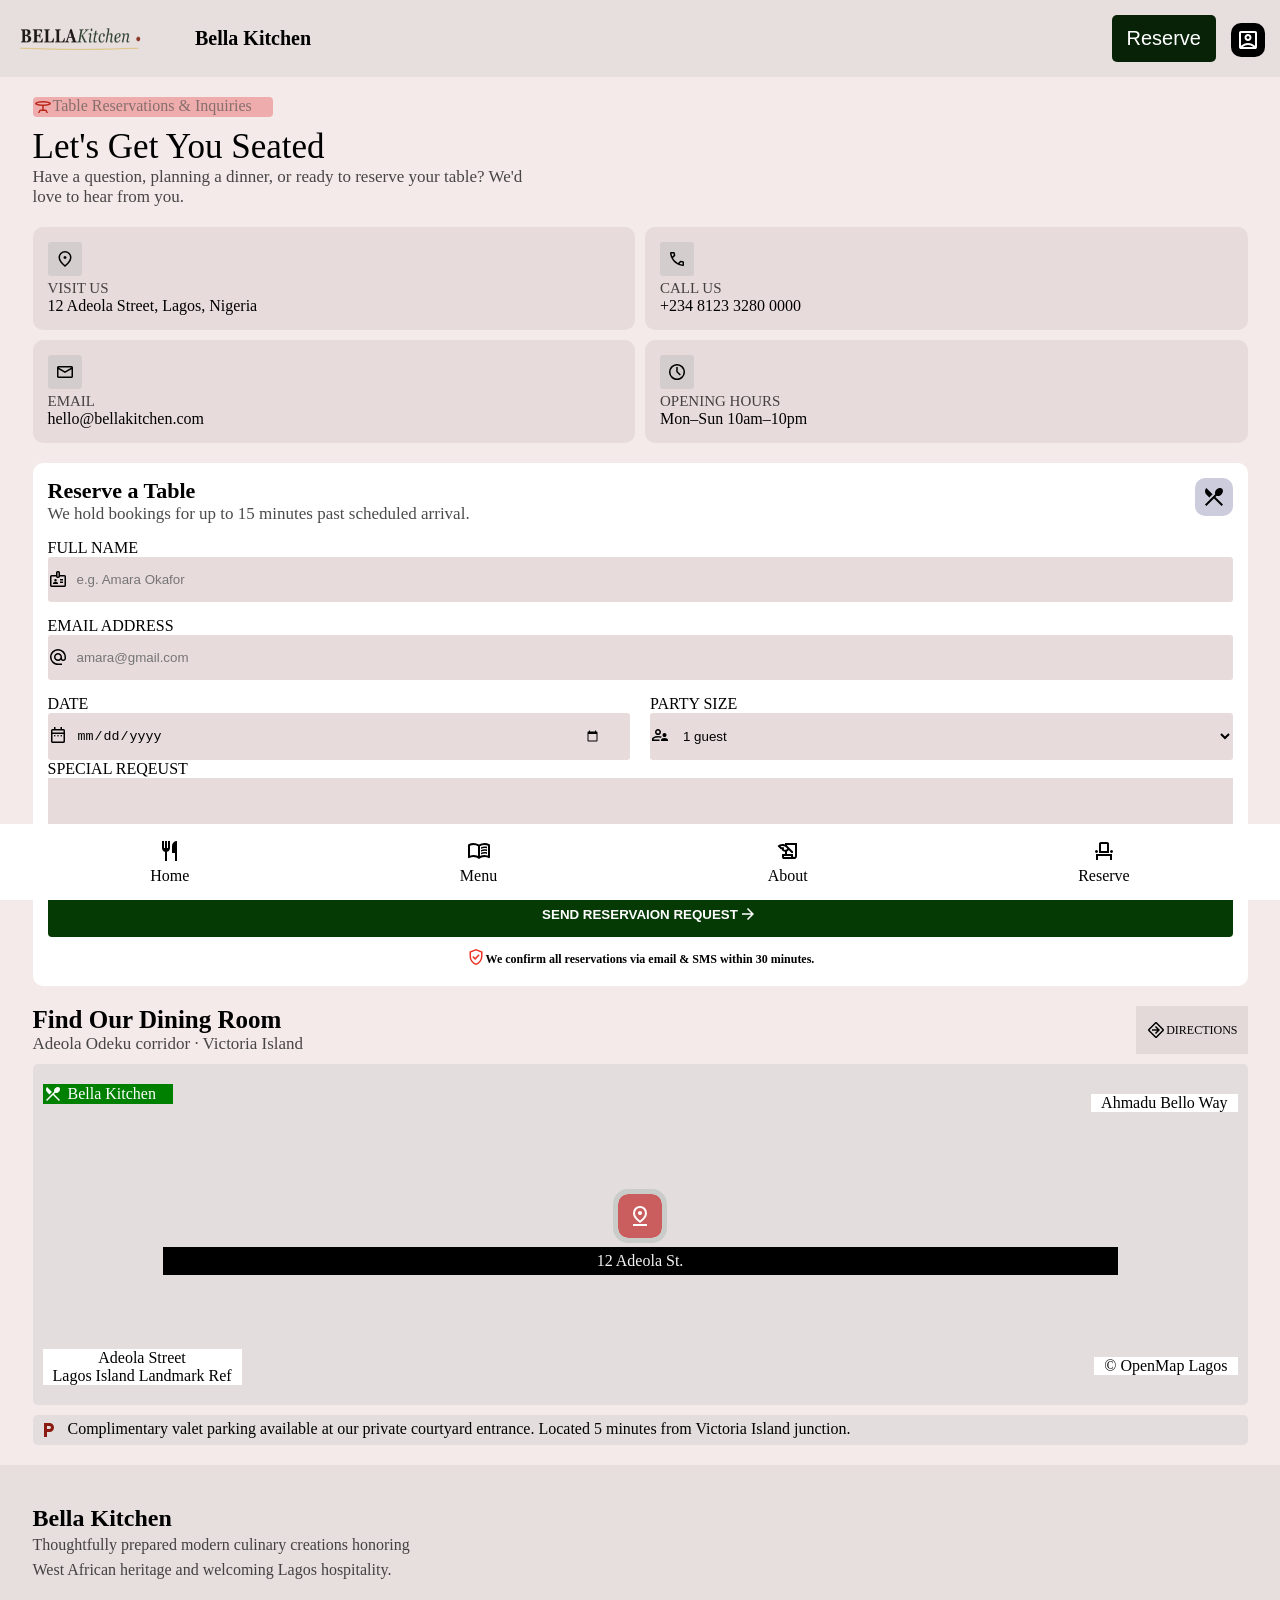
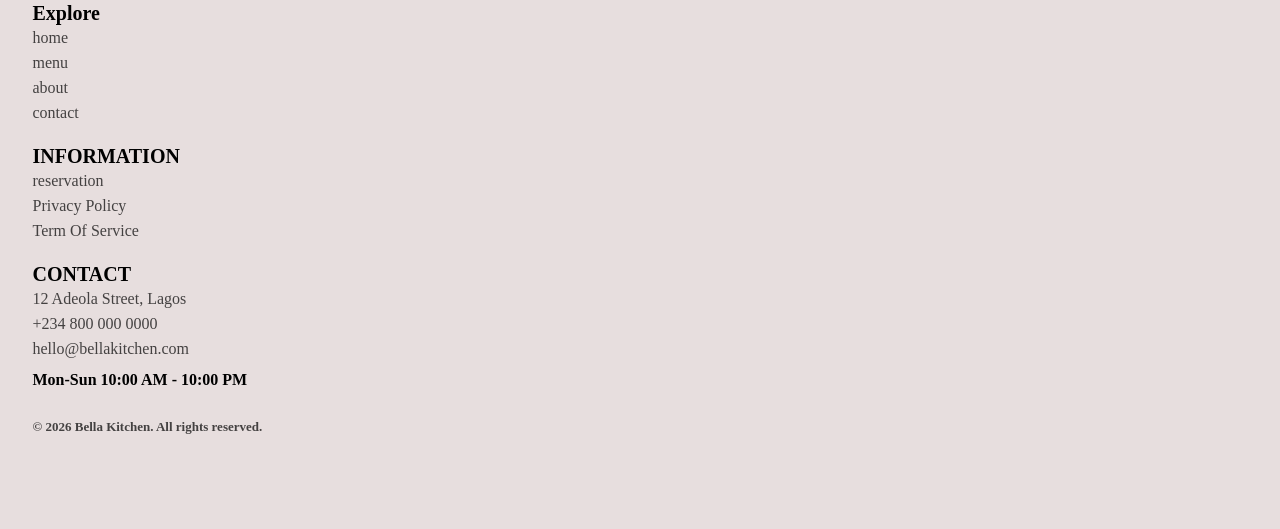
<file: reserve.html>
<!DOCTYPE html>
<html lang="en">
<head>
    <meta charset="UTF-8">
    <meta name="viewport" content="width=device-width, initial-scale=1.0">
    <title>Reserve</title>
    <link rel="stylesheet" href="reserve.css">
</head>
<body>
    <header class="page-header">
        <div class="announcement-container">
            <div  class="announcement-container-left">
                <div class="bella-logo">
                    <img src="asset/LOGO.png">
                </div>
                <div class="bella-kitchen-button">
                    Bella Kitchen
                </div>
            </div>
            <div class="announcement-container-right">
                <button><a href="#">Reserve</a></button>
                <span class="span-img">
                    <img src="asset/hyhy.svg">
                </span>
            </div>
        </div>
    </header>
    <nav>
        <ul>
            <div>
                <a href="index.html"><img src="asset/restaurant_30dp_000000_FILL0_wght400_GRAD0_opsz24.svg">
                <li>Home</li></a>
            </div>
            <div>
                <a href="menu.html"><img src="asset/hsss.svg">
                <li>Menu</li></a>
            </div>
            <div>
                <a href="about.html"><img src="asset/history_edu_30dp_000000_FILL0_wght400_GRAD0_opsz24.svg">
                <li>About</li></a>
            </div>
            <div>
                <a href="reserve.html"><img src="asset/event_seat_30dp_000000_FILL0_wght400_GRAD0_opsz24.svg">
                <li>Reserve</li></a>
            </div>
        </ul>
    </nav>
    <section class="page-section">
        <div class="header-bottom">
            <img src="asset/table_bar_16dp_BB271A_FILL0_wght400_GRAD0_opsz20.svg" alt="a table-bar">
            Table Reservations & Inquiries
        </div>
        <div class="let-get-started">
            Let's Get You Seated
        </div>
        <p>Have a question, planning a dinner, or ready
            to reserve your table? We'd<br> love to hear from you. 
        </p>
        <div class="reserve-grid">
            <div class="grid-container">
                <div><img src="asset/location_on_20dp_000000_FILL0_wght400_GRAD0_opsz20.svg"></div>
                <p>VISIT US</p>
                <div>12 Adeola Street, Lagos, Nigeria</div>
            </div>
            <div class="grid-container">
                <div><img src="asset/call_20dp_000000_FILL0_wght400_GRAD0_opsz20.svg"></div>
                <p>CALL US</p>
                <div>+234 8123 3280 0000</div>
            </div>
            <div class="grid-container">
                <div><img src="asset/mail_20dp_000000_FILL0_wght400_GRAD0_opsz20.svg"></div>
                <p>EMAIL</p>
                <div>hello@bellakitchen.com</div>
            </div>
            <div class="grid-container">
                <div><img src="asset/schedule_20dp_000000_FILL0_wght400_GRAD0_opsz20.svg"></div>
                <p>OPENING HOURS</p>
                <div>Mon–Sun 10am–10pm</div>
            </div>
        </div>
        <div class="reserve-form">
            <div class="form-top">
                <div>
                    <div class="reserve-a-table">Reserve a Table</div>
                    <p>We hold bookings for up to 15 minutes 
                        past scheduled arrival.                       
                    </p>
                </div>
                <div>
                    <img src="asset/black local.svg" alt="spoon-image">
                </div>
            </div>
            <form>
                <div class="form-icons">
                    <label for="fullname">FULL NAME</label><br>
                    <img src="asset/badge_16dp_000000_FILL0_wght400_GRAD0_opsz20.svg">
                    <input type="text" id="fullname" placeholder="e.g. Amara Okafor" required>
                </div>
                <div class="form-icons">
                    <label for="email">EMAIL ADDRESS</label><br>
                    <img src="asset/alternate_email_16dp_000000_FILL0_wght400_GRAD0_opsz20.svg">
                    <input type="email" id="email" placeholder="amara@gmail.com" required>
                </div>
                <div class="form-flex"> 
                    <div class="form-icons">
                        <label for="email">DATE</label><br>
                        <img src="asset/date_range_16dp_000000_FILL0_wght400_GRAD0_opsz20.svg">
                        <input type="date" id="email" required>
                    </div>
                    <div class="form-icons">
                        <label for="email">PARTY SIZE</label><br>
                        <img src="asset/supervisor_account_16dp_000000_FILL0_wght400_GRAD0_opsz20.svg">
                        <select required>
                            <option value="guest 1">
                                1 guest
                            </option>
                             <option value="guest 1">
                               2 guest 
                            </option>
                            <option value="guest 1">
                               3-4 guest 
                            </option>
                            <option value="guest 1">
                               5-8 guest 
                            </option>
                            <option value="guest 1">
                               8+ guest 
                            </option>
                        </select>
                    </div>
                </div>
                <label for="message">SPECIAL REQEUST</label><br>
                <textarea id="message">
                </textarea>
                <button class="reserve-submit" type="submit">
                  SEND RESERVAION REQUEST<span><img src="asset/arbacal.svg"></span>
                </button>
                <div class="form-bottom">
                    <div><img src="asset/verified_user_16dp_EA3323_FILL0_wght400_GRAD0_opsz20.svg"></div>
                    <div>We confirm all reservations via email & SMS within 30 minutes.</div>
                </div>
            </form> 
        </div>
        <div class="reserve-direction">
            <div>
                <div class="find-our">Find Our Dining Room</div>
                <p>Adeola Odeku corridor · Victoria Island</p>
            </div> 
            <div class="direction-flex">
                <img src="asset/resver-direcyion.svg" alt="">
                <div>DIRECTIONS</div>
            </div>   
        </div>
            <div class="locaton-bella-kitchen"> 
                <div class="locaton-bella-kitchen-top-left">
                    <img src="asset/dinning -spoon.svg" alt="">
                    <div>Bella Kitchen</div>
                </div>
                <div class="locaton-bella-kitchen-top-right">
                    Ahmadu Bello Way
                </div>
                <div class="locaton-bella-kitchen-bottom-left">
                <div class="adeolaa">Adeola Street</div><div>Lagos Island Landmark Ref</div>
                </div>
                <div class="locaton-bella-kitchen-bottom-right">
                    © OpenMap Lagos
                </div>
                <div class="locaton-bella-kitchen-center">
                    <a href="https://maps.app.goo.gl/SkMFzd44CCZfhdoA9?g_st=aw" target="_blank">
                        <img src="asset/pin_drop_25dp_FFFFFF_FILL0_wght400_GRAD0_opsz24.svg" alt="">
                    </a>
                    <div class="adeola-street">12 Adeola St.</div>
                </div>
            </div>
        <div class="reserve-complimentry">
            <img src="asset/local_parking_21dp_8B1A10_FILL0_wght400_GRAD0_opsz20.svg" alt="">
            Complimentary valet parking available at our private courtyard entrance.
            Located 5 minutes from Victoria Island junction.
        </div>
    </section>
     <footer>
        <div class="page-footer">
            <div class="footer-top">
                <h2>Bella Kitchen</h2>
                <p>Thoughtfully prepared modern culinary creations honoring<br>
                     West African heritage and welcoming Lagos hospitality.</p>
            </div>
            <div class="footer-top">
                <div class="footer-heads">Explore</div>
                <p>home</p>
                <p>menu</p>
                <p>about</p>
                <p>contact</p>
            </div>
            <div class="footer-top">
                <div class="footer-heads">INFORMATION</div>
                <p>reservation</p>
                <p>Privacy Policy</p>
                <p>Term Of Service</p>
            </div>
            <div class="footer-top">
                <div class="footer-heads">CONTACT</div>
                <p>12 Adeola Street, Lagos</p>
                <p>+234 800 000 0000</p>
                <p>hello@bellakitchen.com</p>
                <div class="date">Mon-Sun 10:00 AM - 10:00 PM</div>
                <p class="reference">© 2026 Bella Kitchen. All rights reserved.</p>
            </div>
        </div>
    </footer>
</body>
</html>
</file>
<file: index.css>
* {
    margin: 0px;
    padding: 0px;
    box-sizing: border-box;
}

section {
    max-width: 1215px;
    margin: auto;
}

body {
    background-color: rgb(244, 234, 234);
}

a {
    text-decoration: none;
}

.page-header {
    background-color: rgb(231, 222, 222);
    padding: 15px;
    position: sticky;
    z-index: 100;
    top: 0;
    bottom: 0;
}

.announcement-container {
    display: flex;
    justify-content: space-between;
    align-items: center;
}

.announcement-container-left {
    display: flex;
    justify-content: space-between;
    align-items: center;
    gap: 30px;
}

.bella-logo img{
    width: 150px;
    height: 40px;
}

.bella-kitchen-button {
    font-weight: bold;
    font-size: 20px;
}

.announcement-container-right{
    display: flex;
    align-self: center;
    gap: 15px;
}

.announcement-container button  {
    background-color: rgb(8, 34, 8);
    border: none;
    font-size: 20px;
    border-radius: 5px;
    padding: 12px 15px;
}

.announcement-container button a {
    color: white;
}

.announcement-container button:hover {
    background-color: rgb(1, 74, 1);
}

.announcement-container span img{
    background-color: black;
    border-radius: 10px;
    margin-top: 8px;
    padding: 5px;
} 

nav {
    background-color: white;
    padding: 15px;
    position: fixed;
    z-index: 100;
    left: 0;
    bottom: 0;
    width: 100%;
    text-align: center;
}

nav ul {
    display: flex;
    justify-content: space-around;
    list-style-type: none;
}

nav a {
    text-decoration: none;
    color: black;
}

.first-image {
    background-image: url(asset/background-image.webp);
    position: relative;
    background-size: cover;
    background-position: center;
    background-repeat: no-repeat;
    height: 500px;
    color: white;
    /* max-width: 1215px; */
    margin: 20px auto;
    border-radius: 10px;
}

.first-image-words {
    position: absolute;
    left: 40px;
    bottom: 40px;
}

.first-image-text {
    background-color: gray;
    color: white;
    font-weight: bold;
    text-align: center;
    width: 280px;
    border-radius: 15px;
    font-size: 17px;
    font-weight: bold;
}

.good-food {
    font-size: 40px;
}

.great-moment {
    font-size: 35px;
    color: rgb(240, 185, 185);
}

.menu-table {
    display: flex;
    gap: 10px;
}

.menu-btn {
    border: none;
    background-color: rgb(15, 110, 15);
    border-radius: 5px;
    color: white;
    padding: 0px 0px 0px 10px;
    height: 45px;
    width: 180px;
    font-size: 18px;
}

.menu-btn a {
    display: flex;
    align-items: center;
}

.menu-btn:hover {
    background-color: rgb(9, 60, 9);
}

.reserve-btn {
    background-color: gray;
    border: none;
    color: white;
    padding: 0px 0px 0px 10px;
    border-radius: 5px;
    height: 45px;
    width: 180px;
    font-size: 18px;
}

.reserve-btn a {
     display: flex;
    align-items: center;
}

.menu-table a {
    color: white;
}

.reserve-btn:hover {
    background-color: rgb(113, 111, 111);
}

.menu-table img {
    width: 20px;
    height: 20px;
}

.first-image-words p {
    margin: 15px 0px;
}

.second-image-section {
    /* max-width: 1215px; */
    /* margin: auto; */
    border-radius: 10px;
    margin-top: 20px;
    padding: 20px;
}

.the-bella-spirit {
    color: rgb(142, 49, 49);
    font-weight: bold;
}

.made-with-passion {
    font-size: 30px;
}

.second-image {
    background-image: url(asset/imgg.jpg);
    background-size: cover;
    background-position: center;
    background-repeat: no-repeat;
    max-width: 1215px;
    margin: auto;
    position: relative;
    height: 230px;
    margin-top: 20px;
}

.second-image div {
    position: absolute;
    left: 10px;
    bottom: 10px;
    display: flex;
    align-items: center;
    background-color: white;
    padding: 0px 10px;
    border-radius: 10px;
    font-size: 15px;
}

.second-image-bottom {
    margin-top: 20px;
}

.second-image-first-bottom {
    font-size: 17px;
    opacity: 0.7;
}

.second-image-bottom p {
    color: rgb(159, 10, 10);
    font-size: 20px;
    margin-top: 10px;
    font-family:'Times New Roman', Times, serif;
}

.second-image-section-bottom {
    max-width: 1215px;
    margin: 30px auto 0px auto;
}

.second-image-section-bottom-row {
    display: flex;
    justify-content: space-between;
}

.second-image-section-bottom-row-left {
    font-size: 15px;
    color: rgb(120, 120, 7);
    font-weight: bold;
    letter-spacing: 1px;
}

.second-image-section-bottom-row-right {
    font-size: 15px;
}

.our-signature {
    font-size: 30px;
}

.our-signature-bottom {
    opacity: 0.7;
    margin-top: 5px;
}

.third-image-section {
    max-width: 1215px;
    background-color: white;
    margin: auto;
    border-radius: 10px;
    margin-top: 20px;
    padding: 20px;
}

.herb-rice {
    background-image: url(asset/unnamed.jpg);
    background-size: cover;
    background-position: center;
    background-repeat: no-repeat;
    height: 160px;
    position: relative;
}

.chef-special {
    position: absolute;
    top: 10px;
    color: white;
    background-color: rgb(9, 75, 9);
    padding: 5px 10px;
    border-radius: 15px;
    font-weight: bold;
    right: 10px;
}

.third-image-section-bottom {
    margin-top: 20px;
}

.third-image-bottom {
    display: flex;
    justify-content: space-between;
}

.third-image-bottom-left {
    font-size: 30px;
}

.third-image-bottom-right {
    color: rgb(201, 21, 21);
    font-size: 20px;
}

.third-image-section-bottom p {
    opacity: 0.7;
    margin-top: 10px;
}

.pasta {
    background-image: url(asset/pasta.jpg);
    height: 160px;
    background-size: cover;
    background-position: center;
    background-repeat: no-repeat;
    position: relative;
}

.vegetarian {
    position: absolute;
    top: 10px;
    color: black;
    background-color: white;
    padding: 5px 10px;
    border-radius: 15px;
    font-weight: bold;
    right: 10px;
}

.pan-seared {
    background-image: url(asset/aaaaaclassic-beafbuger.jpg);
    background-size: cover;
    height: 160px;
    position: relative;
    background-repeat: no-repeat;
    background-position: center;
}

.favorite {
    position: absolute;
    top: 10px;
    color: black;
    background-color: rgb(169, 98, 98);
    padding: 5px 10px;
    border-radius: 15px;
    font-weight: bold;
    right: 10px;
}

.classic-beaf {
    background-image: url(asset/reee.jpg);
    background-size: cover;
    height: 160px;
    position: relative;
    background-repeat: no-repeat;
    background-position: center;
}

.seafood {
    position: absolute;
    top: 10px;
    color: black;
    background-color: rgb(163, 197, 163);
    padding: 5px 10px;
    border-radius: 15px;
    font-weight: bold;
    right: 10px;
}

.menu-button {
    max-width: 1215px;
    margin: auto;
    margin-top: 20px;
}

.menu-button div{
    font-weight: bold;
    padding: 10px;
    display: flex;
    gap: 5px;
    align-items: center;
    justify-content: center;
    text-align: center;
    background-color: rgb(231, 222, 222);
    color: black;
}

.menu-button div:hover {
    background-color: gray;
}

.the-difference {
    background-color: rgb(231, 222, 222);
    max-width: 1215px;
    margin: 80px auto 0px auto;
    padding: 25px 0px;
    text-align: center;
    line-height: 30px;
}

.the-difference .first {
    color: red;
    font-weight: bold;
    font-size: 12px;
    font-family:Cambria, Cochin, Georgia, Times, 'Times New Roman', serif;
    letter-spacing: 2px;
}

.the-difference .second {
    font-size: 28px;
    font-family:'Gill Sans', 'Gill Sans MT', Calibri, 'Trebuchet MS', sans-serif;
}

.the-difference .third {
    opacity: 0.7;
}

.first-grid {
    max-width: 1215px;
    margin: 20px auto 0px auto;
    display: grid;
    gap: 10px;
}

.grid-flex {
    display: flex;
    gap: 20px;
    background-color: white;
    border-radius: 10px;
    padding: 16px;
}

.grid-image {
    background-color: rgb(171, 215, 171);
    padding: 5px 10px;
    display: flex;
    align-items: center;
    border-radius: 10px;
}

.grid-flex .fresh {
    font-size: 26px;
}

.second-span {
    opacity: 0.7;
    font-size: 15px;
}

.grid-image-2 {
    background-color: rgb(184, 184, 29);
    padding: 5px 10px;
    display: flex;
    align-items: center;
    border-radius: 10px;
}

.grid-image-3 {
    background-color: rgb(195, 159, 165);
    padding: 5px 10px;
    display: flex;
    align-items: center;
    border-radius: 10px;
}

.grid-image-4 {
    background-color: rgb(30, 48, 30);
    padding: 5px 10px;
    display: flex;
    align-items: center;
    border-radius: 10px;
}

.live-apro {
    max-width: 1215px;
    margin: 40px auto 0px auto;
    background-color: rgb(231, 222, 222);
    padding: 10px;
    border-radius: 10px;
    display: flex;
    justify-content: space-between;
    align-items: center;
}

.music-tag {
    align-items: center;
    display: flex;
    gap: 10px;
}

.music-logo {
    background-color: rgb(184, 184, 29);
    padding: 5px 8px;
    border-radius: 10px;
}

.upcoming {
    background-color: rgb(248, 247, 247);
    color: rgb(82, 15, 15);
    font-size: 13px;
    height: 20px;
    padding: 0px 10px;
    align-items: center;
    display: flex;
    font-weight: bold;
}

.second-reserve {
    max-width: 1215px;
    margin: 120px auto 0px auto;
    padding: 20px;
    text-align: center;
    border-radius: 12px;
    background-color: rgb(4, 39, 4);
    line-height: 40px;
}

.your-table {
    font-size: 30px;
    color: white;
}

.come-hungry {
    opacity: 0.7;
    color: white;
}

.arrow {
    background-color: rgb(161, 161, 1);
    text-align: center;
    text-decoration: none;
    color: black;
    border: none;
    border-radius: 10px;
    position: relative;
    padding: 13px 100px;
}

.arrow a {
    color: black;
}

.arrow img {
    position: absolute;
    top: 10px;
    left: 230px;
}

.instant {
    color: white;
    opacity: 0.7;
}

footer {
    background-color: rgb(231, 222, 222);
    margin-top: 20px;
    padding: 20px;
}

footer p {
    opacity: 0.7;
    line-height: 25px;
}

.footer-top {
    margin-top: 20px;
}

.page-footer {
    max-width: 1215px;
    margin: auto auto 70px auto;
}

.footer-heads {
    font-size: 20px;
    font-weight: bold;
}

.date {
    font-weight: bold;
    margin-top: 10px;
}

.reference {
    margin-top: 25px;
    font-size: 13px;
    font-weight: bold;
}

@media screen and (max-width: 990px) {
        section {
        padding: 0px 30px;
    }
}

@media screen and (max-width: 760px) {
    section {
        padding: 0px 30px;
    }
}

    .first-image-text {
        font-size: 15px;
        width: 210px;
    }

@media screen and (max-width: 510px) {
    .bella-kitchen-button {
        font-size: 20px;
    }

    .announcement-container-right button {
        display: none;
    }

    .menu-table {
        gap: 5px;
        display: flex;
        flex-direction: column;
    }
    section {
        padding: 0px 30px;
    }

    .third-image-bottom-left {
        font-size: 20px;
    }

    .our-signature {
    font-size: 20px;
    }

    .footer-heads {
        font-size: 13px;
    }
}

@media screen and (max-width: 370px) {
    .first-image-text {
        font-size: 10px;
        width: 210px;
    }

    .second-reserve button {
        font-size: 12px;
    }
}
</file>
<file: about.css>
* {
    margin: 0px;
    padding: 0px;
    box-sizing: border-box;
}

body {
    background-color: rgb(244, 234, 234);
}

a {
    text-decoration: none;
}

.page-header {
    background-color: rgb(231, 222, 222);
    padding: 15px;
    position: sticky;
    z-index: 100;
    top: 0;
    bottom: 0;
}

.announcement-container {
    display: flex;
    justify-content: space-between;
    align-items: center;
}

.announcement-container-left {
    display: flex;
    justify-content: space-between;
    align-items: center;
    gap: 30px;
}

.bella-logo img{
    width: 150px;
    height: 40px;
}

.bella-kitchen-button {
    font-weight: bold;
    font-size: 20px;
}

.announcement-container-right{
    display: flex;
    align-self: center;
    gap: 15px;
}

.announcement-container button {
    background-color: rgb(8, 34, 8);
    border: none;
    font-size: 20px;
    border-radius: 5px;
    color: white;
    padding: 12px 15px;
}

.announcement-container button:hover {
    background-color: rgb(1, 74, 1);
}

.announcement-container span img{
    background-color: black;
    border-radius: 10px;
    margin-top: 8px;
    padding: 5px;
} 

.announcement-container button a {
    color: white;
}

nav {
    background-color: white;
    padding: 15px;
    position: fixed;
    z-index: 100;
    left: 0;
    bottom: 0;
    width: 100%;
    text-align: center;
}

nav ul {
    display: flex;
    justify-content: space-around;
    list-style-type: none;
}

nav a {
    text-decoration: none;
    color: black;
}

.page-section {
    max-width: 1215px;
    margin: auto;
}

.page-section p {
    opacity: 0.7;
    font-size: 17px;
}

.header-bottom {
    text-align: center;
    margin-top: 20px;
}

.header-bottom-date {
    background-color: rgb(235, 203, 203);
    font-size: 20px;
    color: rgb(159, 77, 77);
    text-align: center;
    font-weight: bold;
    border-radius: 10px;
    /* width: 200px; */
}

.our-story {
    font-size: 30px;
    margin-top: 10px;
}

.header-bottom p {
    margin-top: 10px;
}

.line {
    color: rgb(169, 169, 12);
    font-size: 30px;
}

.first-image {
    background-image: url(asset/firts.heed.jpg);
    background-size: cover;
    border-radius: 10px;
    background-position: center;
    background-repeat: no-repeat;
    max-width: 1215px;
    margin: auto;
    position: relative;
    height: 270px;
    margin-top: 20px;
}

.sub-first-image {
    position: absolute;
    left: 10px;
    bottom: 10px;
    display: flex;
    align-items: center;
    background-color: white;
    padding: 0px 10px;
    border-radius: 5px;
    font-size: 15px;
}

.sub-first-image p {
    font-size: 15px;
    font-weight: bold;
}

.more-than-container {
    background-color: rgb(231, 222, 222);
    margin-top: 20px;
    border-radius: 10px;
    padding: 10px;
}

.culinary-flex {
    display: flex;
    color: #8B1A10;
    font-weight: bold;
}

.more-than-word {
    font-size: 28px;
    margin-top: 10px;
}

 .p-top {
    font-size: 15px;
    margin-top: 10px;
}

.chef-okara-div-container {
    display: flex;
    align-items: center;
    max-width: 1200px;
    padding: 5px;
    border-radius: 10px;
    margin: auto;
    margin-top: 20px;
    background-color: rgb(215, 201, 201);
    gap: 10px;
}

.chef-okara-div-container img {
    background-color: rgb(15, 70, 15);
    padding:8px;
    border-radius: 10px;
}

.chef-word {
    font-weight: bold;
    font-size: 18px;
}

.chef-okara-div-container p {
    font-size: 16px;
}

.our-philosophy {
    margin-top: 20px;
}

.our-philosophy-word {
    font-size: 28px;
    margin-top: 10px;
}

.our-philosophy p {
    margin-top: 8px;
}

.first-grid {
    display: grid;
    gap: 10px;
    margin-top: 20px;
}

.grid-flex {
    display: flex;
    gap: 20px;
    background-color: rgb(224, 217, 217);
    border-radius: 10px;
    padding: 16px;
}

.grid-image {
    background-color: rgb(5, 39, 5);
    padding: 10px;
    display: flex;
    align-items: center;
    height: 40px;
    border-radius: 5px;
}

.grid-flex .fresh {
    font-size: 26px;
}

.second-span {
    opacity: 0.7;
    font-size: 15px;
}

.grid-image-2 {
    background-color: rgb(133, 45, 45);
    padding: 10px;
    display: flex;
    align-items: center;
    height: 40px;
    border-radius: 5px;
}

.grid-image-3 {
    background-color: rgb(168, 168, 32);
    padding: 10px;
    display: flex;
    align-items: center;
    height: 40px;
    border-radius: 5px;
}

.rating-card {
    background-color: rgb(12, 49, 12);
    margin-top: 20px;
    border-radius: 10px;
    text-align: center;
    color: white;
    font-weight: bold;
    padding: 20px;
}

.rating-card-top {
    display: flex;
    justify-content: space-between;
}

.rating-card-top-left {
    font-size: 20px;
    font-weight: bold;
}

.rating-flex {
    display: grid;
    grid-template-columns: repeat(3, 1fr);
}

.rating-card-grid {
    width: 380px;
    background-color: brown;
    margin-top: 10px;
    border-radius: 7px;
}

.ten-card .card-top {
    font-size: 30px;
}

.rating-card-bottom {
    font-size: 20px;
    margin-top: 15px;
}

.image-grid {
    display: grid;
    grid-template-columns: repeat(2, 1fr);
    margin-top: 20px;
    gap: 10px;
    width: 100%;
}

.image-grid img {
    width: 100%;
    border-radius: 10px;
    height: 180px;
    object-fit: cover;
    object-position: 100%;
}

.second-reserve {
    max-width: 1215px;
    margin: 120px auto 0px auto;
    padding: 20px;
    text-align: center;
    border-radius: 12px;
    background-color: gray;
    line-height: 30px;
}

.reserve-background {
    background-color: pink;
    padding: 12px;
    border-radius: 10px;
}

.your-table {
    font-size: 30px;
    color: white;
}

.come-hungry {
    opacity: 0.7;
    color: white;
}

.arrow {
    background-color: rgb(6, 65, 6);
    text-align: center;
    text-decoration: none;
    border: none;
    border-radius: 10px;
    position: relative;
    padding: 13px 100px;
}

.arrow a {
   color: white;
}

.arrow img {
    position: absolute;
    top: 7.5px;
    left: 220px;
}

.instant {
    margin-top: 10px;
    transition: ease-in 0.6s;
    border: none;
    border-radius: 10px;
    text-align: center;
}

.instant a{
    color: rgb(95, 32, 32);
    opacity: 0.7;
}

.instant:hover {
    background-color: red;
}

footer {
    background-color: rgb(231, 222, 222);
    margin-top: 20px;
    padding: 20px;
}

footer p {
    opacity: 0.7;
    line-height: 25px;
}

.footer-top {
    margin-top: 20px;
}

.page-footer {
    max-width: 1215px;
    margin: auto auto 70px auto;
}

.footer-heads {
    font-size: 20px;
    font-weight: bold;
}

.date {
    font-weight: bold;
    margin-top: 10px;
}

.reference {
    margin-top: 25px;
    font-size: 13px;
    font-weight: bold;
}

@media screen and (max-width: 990px) {
        section {
        padding: 0px 30px;
    }

    .rating-flex {
        grid-template-columns: repeat(1, 1fr);
    }

    .rating-card-grid {
        width: 100%;
    }
}

@media screen and (max-width: 760px) {
        section {
        padding: 0px 30px;
    }
}

@media screen and (max-width: 580px) {
    .image-grid {
        grid-template-columns: repeat(1, 1fr);
    }
}

@media screen and (max-width: 510px) {
    .bella-kitchen-button {
        font-size: 20px;
    }

    .announcement-container-right button {
        display: none;
    }

    .menu-table {
        gap: 5px;
        display: flex;
        flex-direction: column;
    }
    section {
        padding: 0px 30px;
    }

    .footer-heads {
        font-size: 13px;
}
}
</file>
<file: from.css>
* {
    margin: 0px;
    padding: 0px;
    box-sizing: border-box;
}

body {
    display: flex;
    background-color: #0f0f0f;
    color: #ffffff;
    justify-content: center;
    align-items: center;
    height: 100vh;
}

.form-container {
    background-color: #222222;
    border-radius: 10px;
    padding: 20px;
}

.center {
    text-align: center;
}

.form-container img{
    background-color: #d4a64a;
    width: 50px;
    height: 45px;
    padding: 10px;
    border-radius: 10px;
}

.kitchen {
    color: #d4a64a;
    font-weight: bold;
    font-family: Arial, Helvetica, sans-serif;
    font-size: 25px;
}

.create {
    color: white;
    font-family: Arial, Helvetica, sans-serif;
    font-size: 20px;
    opacity: 0.9;
}

p {
    color: white;
    margin-bottom: 10px;
    opacity: 0.6;
}

label {
    color: white;
    margin-top: 10px;
}

input {
    background-color: transparent;
    margin-top: 5px;
    margin-bottom: 10px;
    border: none;
    outline: 1px solid #444444;
    border-radius: 10px;
    padding: 10px 8px;
    width: 300px;
    color: white;
}

input::placeholder {
    color: rgb(142, 129, 129);
}

.account {
    background-color: white;
    color: black;
    border-radius: 20px;
    font-size: 20px;
    font-weight: bold;
    border: none;
    width: 100%;
    cursor: pointer;
    margin-top: 5px;
    text-align: center;
    padding: 5px;
    transition: all 0.5s ease;
}

.account a{
    color: black;
    text-decoration: none;
}

.account:hover {
    background-color: rgb(78, 78, 116);
}

.login {
    text-align: center;
    margin-top: 7px;
}

.login a {
    color: gold;
}

@media screen and (max-width: 420px) {
    .form-container {
        padding: 15px;
    }
}
</file>
<file: menu.css>
* {
    margin: 0px;
    padding: 0px;
    box-sizing: border-box;
}

body {
    background-color: rgb(244, 234, 234);
}

a {
    text-decoration: none;
}

.page-header {
    background-color: rgb(231, 222, 222);
    padding: 15px;
    position: sticky;
    z-index: 100;
    top: 0;
    bottom: 0;
}

.announcement-container {
    display: flex;
    justify-content: space-between;
    align-items: center;
}

.announcement-container-left {
    display: flex;
    justify-content: space-between;
    align-items: center;
    gap: 30px;
}

.bella-logo img{
    width: 150px;
    height: 40px;
}

.bella-kitchen-button {
    font-weight: bold;
    font-size: 20px;
}

.announcement-container-right{
    display: flex;
    align-self: center;
    gap: 15px;
}

.announcement-container button {
    background-color: rgb(8, 34, 8);
    border: none;
    font-size: 20px;
    border-radius: 5px;
    color: white;
    padding: 12px 15px;
}

.announcement-container button:hover {
    background-color: rgb(1, 74, 1);
}

.announcement-container span img{
    background-color: black;
    border-radius: 10px;
    margin-top: 8px;
    padding: 5px;
} 

nav {
    background-color: white;
    padding: 15px;
    position: fixed;
    z-index: 100;
    left: 0;
    bottom: 0;
    width: 100%;
    text-align: center;
}

nav ul {
    display: flex;
    justify-content: space-around;
    list-style-type: none;
}

nav a {
    text-decoration: none;
    color: black;
}

.page-section {
    max-width: 1215px;
    margin: auto;
}

.page-section p {
    opacity: 0.7;
    font-size: 17px;
}

.header-bottom {
    margin-top: 20px;
    display: flex;
    flex-direction: column;
    gap: 12px;
}

.culinary {
    color: rgb(151, 10, 10);
}

.header-menu {
    font-size: 30px;
}

.menu-list {
    display: flex;
    gap: 10px;
}

.menu-list p {
   background-color: rgb(237, 222, 214);
   padding: 7px 10px;
   border-radius: 10px;
}

.menu-list p:hover {
    background-color: rgb(198, 152, 152);
}

.menu-list a {
    color: black;
}

.first-image-flex {
    display: flex;
    align-items: center;
    line-height: 30px;
    padding: 15px;
    margin-top: 20px;
    border-radius: 10px;
    justify-content: space-between;
    background-color: rgb(237, 222, 214);
}

.seasonal {
    color: rgb(151, 10, 10);
    font-size: 15px;
    font-weight: bold;
}

.woodfire {
    font-size: 25px;
}

.first-image-flex img {
    width: 80px;
    height: 70px;
}

.starters {
    display: flex;
    margin-top: 20px;
    justify-content: space-between;
}

.start {
    font-size: 30px;
}

.starter-div {
    font-size: 20px;
}

.start span {
    color: rgb(151, 10, 10);
    font-size: 15px;
}

.chripsy-chicken {
    background-color: white;
    padding: 15px;
    border-radius: 10px;
    margin-top: 20px;
    line-height: 35px;
}

.chripsy-flex {
    display: flex;
    justify-content: space-between;
    font-size: 25px;
    font-weight: bold;
}

.mild-chef {
    display: flex;
    gap: 5px;
    font-size: 13px;
    font-weight: bold;
    height: 25px;
    line-height: 25px;
}

.chef-pick {
    padding: 0px 5px;
    border-radius: 3px;
    background-color: rgb(236, 215, 215);
}

.mild-heat {
    background-color: rgb(208, 117, 117);
    padding: 0px 5px;
    border-radius: 3px;
}

.grilled-chicken {
    background-color: white;
    padding: 15px;
    margin-top: 20px;
    border-radius: 4px;
}

.grilled-chicken-image {
    background-image: url(asset/chhhhhhicken.jpg);
    height: 220px;
    position: relative;
    background-size: cover;
    background-position: center;
    background-repeat: no-repeat;
}

.house-sign {
    position: absolute;
    left: 10px;
    bottom: 10px;
    padding: 5px 10px;
    border-radius: 3px;
    background-color: rgb(7, 33, 7);
    color: white;
    font-weight: bold;
}

.grilled-chicken-bottom {
    display: flex;
    justify-content: space-between;
    font-size: 25px;
    margin: 10px 0px 7px 0px;
    font-weight: bold;
}

.grilled-chicken-image-2 {
    background-image: url(asset/a.jpg);
    height: 220px;
    position: relative;
    background-size: cover;
    background-position: center;
    background-repeat: no-repeat;
}

.house-sign-2 {
    position: absolute;
    left: 10px;
    bottom: 10px;
    padding: 5px 10px;
    border-radius: 3px;
    background-color: rgb(110, 6, 6);
    color: white;
    font-weight: bold;
}


.garlic-pasta {
    background-color: white;
    margin-top: 20px;
    padding: 15px;
    border-radius: 4px;
}

.grilled-chicken-image-3 {
    background-image: url(asset/searing-yellowtail-fish.jpg);
    background-size: cover;
    background-position: center;
    background-repeat: no-repeat;
    height: 220px;
    position: relative;
}

.grid {
    display: grid;
    gap: 10px;
}

.grid-container-first {
    background-color: white;
    margin-top: 30px;
    padding: 15px;
    line-height: 30px;
    border-radius: 10px;
}

.grid-container {
    background-color: white;
    padding: 15px;
    line-height: 30px;
    border-radius: 10px;
}

.grid-top {
    display: flex;
    justify-content: space-between;
    font-size: 25px;
    font-weight: bold;
}

.passed {
    background-color: rgb(244, 210, 17);
    width: 100px;
    height: 20px;
    line-height: 20px;
    text-align: center;
    border-radius: 4px;
    font-size: 15px;
}

.iconic-house {
    background-color: rgb(176, 84, 84);
    width: 130px;
    height: 20px;
    line-height: 20px;
    text-align: center;
    border-radius: 4px;
    font-size: 15px;
}

.stil-spark {
    background-color: rgb(241, 232, 232);
    width: 130px;
    height: 20px;
    line-height: 20px;
    text-align: center;
    border-radius: 4px;
    font-size: 15px;
}

.second-reserve {
    max-width: 1215px;
    margin: 120px auto 0px auto;
    padding: 40px;
    text-align: center;
    border-radius: 12px;
    background-color: rgb(7, 79, 7);
}

.your-table {
    font-size: 30px;
    color: white;
}

.come-hungry {
    opacity: 0.7;
    color: white;
    margin-top: 20px;
}

.arrow {
    background-color: white;
    color: black;
    border-radius: 10px;
    border: none;
    padding: 16px 30px;
    margin-top: 25px;
}

.arrow a{
  color: black;
}

footer {
    background-color: rgb(231, 222, 222);
    margin-top: 20px;
    padding: 20px;
}

footer p {
    opacity: 0.7;
    line-height: 25px;
}

.footer-top {
    margin-top: 20px;
}

.page-footer {
    max-width: 1215px;
    margin: auto auto 70px auto;
}

.footer-heads {
    font-size: 20px;
    font-weight: bold;
}

.date {
    font-weight: bold;
    margin-top: 10px;
}

.reference {
    margin-top: 25px;
    font-size: 13px;
    font-weight: bold;
}

@media screen and (max-width: 990px) {
        section {
        padding: 0px 30px;
    }
}

@media screen and (max-width: 760px) {
        section {
        padding: 0px 30px;
    }
}

@media screen and (max-width: 510px) {
    .bella-kitchen-button {
        font-size: 20px;
    }

    .announcement-container-right button {
        display: none;
    }

    .menu-table {
        gap: 5px;
        display: flex;
        flex-direction: column;
    }
    section {
        padding: 0px 30px;
    }

    .footer-heads {
        font-size: 13px;
    }
}
</file>
<file: reserve.css>
* {
    margin: 0px;
    padding: 0px;
    box-sizing: border-box;
}

body {
    background-color: rgb(244, 234, 234);
}

a {
    text-decoration: none;
}

.page-header {
    background-color: rgb(231, 222, 222);
    padding: 15px;
    position: sticky;
    z-index: 100;
    top: 0;
    bottom: 0;
}

.announcement-container {
    display: flex;
    justify-content: space-between;
    align-items: center;
}

.announcement-container-left {
    display: flex;
    justify-content: space-between;
    align-items: center;
    gap: 30px;
}

.bella-logo img{
    width: 150px;
    height: 40px;
}

.bella-kitchen-button {
    font-weight: bold;
    font-size: 20px;
}

.announcement-container-right{
    display: flex;
    align-self: center;
    gap: 15px;
}

.announcement-container button  {
    background-color: rgb(8, 34, 8);
    border: none;
    font-size: 20px;
    border-radius: 5px;
    padding: 12px 15px;
}

.announcement-container button a {
    color: white;
}

.announcement-container button:hover {
    background-color: rgb(1, 74, 1);
}

.announcement-container span img{
    background-color: black;
    border-radius: 10px;
    margin-top: 8px;
    padding: 5px;
} 

nav {
    background-color: white;
    padding: 15px;
    position: fixed;
    z-index: 100;
    left: 0;
    bottom: 0;
    width: 100%;
    text-align: center;
}

nav ul {
    display: flex;
    justify-content: space-around;
    list-style-type: none;
}

nav a {
    text-decoration: none;
    color: black;
}

.page-section {
    max-width: 1215px;
    margin: auto;
}

.page-section p {
    opacity: 0.7;
    font-size: 17px;
}

.header-bottom {
    display: flex;
    color: #866f6d;
    background-color: rgb(239, 172, 172);    
    width: 240px;
    margin: 20px 0px 10px 0px;
    border-radius: 4px;
}

.let-get-started {
    font-size: 35px;
}

.reserve-grid {
    display: grid;
    grid-template-columns: repeat(2, 1fr);
    gap: 10px;
    margin-top: 20px;
}

.grid-container {
    background-color: rgb(232, 219, 219);
    border-radius: 10px;
    padding: 15px;
}

.grid-container img {
    background-color: rgb(211, 205, 205);
    padding: 7px;
    border-radius: 3px;
}

.grid-container p {
    font-size: 15px;
}

.reserve-form {
    background-color: white;
    border-radius: 10px;
    /* box-shadow: rgb(218, 193, 193) 0px 60px; */
    margin-top: 20px;
    padding: 15px;
}

.form-top {
    display: flex;
    justify-content: space-between;
}

.reserve-a-table {
    font-size: 22px;
    font-weight: bold;
}

.form-top img {
    background-color: rgb(204, 204, 220);
    padding: 7px;
    border-radius: 10px
}

.form-icons {
    position: relative;
    margin-top: 15px;
}

.form-icons img {
    position: absolute;
    top: 30px;
    left: 0px;
}

input,
select {
    padding: 15px 29px;
    border: none;
    border-radius: 3px;
    width: 100%;
    background-color: rgb(232, 219, 219);
}

input:focus,
select:focus,
textarea:focus {
    background-color: transparent;
    border: none;
    outline: none;
}

.form-flex {
    display: flex;
    align-items: center;
    gap: 20px;
    width: 100%;
}

.form-flex .form-icons {
    width: 50%;
}

.form-icons select {
    width: 100%;
}

textarea {
    height: 100px;
    width: 100%;
    background-color: rgb(232, 219, 219);
    border: none;
}

.reserve-submit {
    background-color: rgb(5, 58, 5);
    width: 100px;
    color: white;
    width: 100%;
    font-weight: bold;
    border: none;
    border-radius: 4px;
    position: relative;
    margin-top: 10px;
    padding: 15px 29px;
}

.reserve-submit:hover {
    background-color: green;
}

.reserve-submit img {
    position: absolute;
    top: 12px;
}

.form-bottom {
    display: flex;
    justify-content: center;
    margin-top: 10px;
    align-items: center;
    font-size: 12px;
    font-weight: bold;
}

.reserve-direction {
    margin-top: 20px;
    display: flex;
    justify-content: space-between;
}

.find-our {
    font-size: 25px;
    font-weight: bold;
}

.direction-flex {
    display: flex;
    align-items: center;
    background-color: rgb(227, 217, 217);
    font-size: 12px;
    padding: 0px 10px;
}

.locaton-bella-kitchen {
    background-color: rgb(227, 221, 221);
    margin-top: 10px;
    padding: 130px;
    border-radius: 5px;
    position: relative;
}

.locaton-bella-kitchen-top-left {
    display: flex;
    position: absolute;
    top: 20px;
    left: 10px;
    align-items: center;
    color: white;
    background-color: green;
    width: 130px;
    gap: 5px;
}

.locaton-bella-kitchen-top-right {
    background-color: white;
    position: absolute;
    top: 30px;
    right: 10px;
    padding: 0px 10px;
}

.locaton-bella-kitchen-bottom-left {
    background-color: white;
    position: absolute;
    bottom: 20px;
    left: 10px;
    padding: 0px 10px;
}

.adeolaa {
    text-align: center;
}

.locaton-bella-kitchen-bottom-right {
    background-color: white;
    position: absolute;
    bottom: 30px;
    right: 10px;
    padding: 0px 10px;
}

.locaton-bella-kitchen-center {
    text-align: center;
}


.locaton-bella-kitchen-center img {
    background-color: rgb(202, 94, 94);
    animation-name: pindrop;
    animation-duration: 2s;
    animation-timing-function: linear;
    animation-iteration-count: infinite;
    padding: 10px;
    border-radius: 10px;
    outline: 5px solid rgb(202, 204, 202);
}

@keyframes pindrop {
    0% {opacity: 1;}

    50% {opacity: 0.6;}

    100% {opacity: 0.3;}
}

.adeola-street {
    background-color: black;
    color: whitesmoke;
    padding: 5px;
    margin-top: 5px;
}

.reserve-complimentry {
    display: flex;
    gap: 10px;
    background-color: rgb(227, 221, 221);
    border-radius: 5px;
    margin-top: 10px;
    padding: 5px 5px;
}

footer {
    background-color: rgb(231, 222, 222);
    margin-top: 20px;
    padding: 20px;
}

footer p {
    opacity: 0.7;
    line-height: 25px;
}

.footer-top {
    margin-top: 20px;
}

.page-footer {
    max-width: 1215px;
    margin: auto auto 70px auto;
}

.footer-heads {
    font-size: 20px;
    font-weight: bold;
}

.date {
    font-weight: bold;
    margin-top: 10px;
}

.reference {
    margin-top: 25px;
    font-size: 13px;
    font-weight: bold;
}

@media screen and (max-width: 760px) {
    section {
        padding: 0px 30px;
    }
}

@media screen and (max-width: 570px) {
    .reserve-grid {
        grid-template-columns: repeat(1, 1fr);
    }
}

@media screen and (max-width: 510px) {
    .bella-kitchen-button {
        font-size: 20px;
    }

    .announcement-container-right button {
        display: none;
    }
    
    .reserve-a-table {
        font-size: 20px;
    }

    .form-top p {
        font-size: 13px;
    }

    .form-flex {
        display: block;
        width: 100%;
    }

    .form-flex .form-icons {
        width: 100%;
    }

    .reserve-complimentry {
        font-size: 13px;
    }

    .footer-heads {
        font-size: 13px;
    }
}

@media screen and (max-width: 461px) {
    .find-our {
        font-size: 20px;
        font-weight: bold;
}
}
</file>
